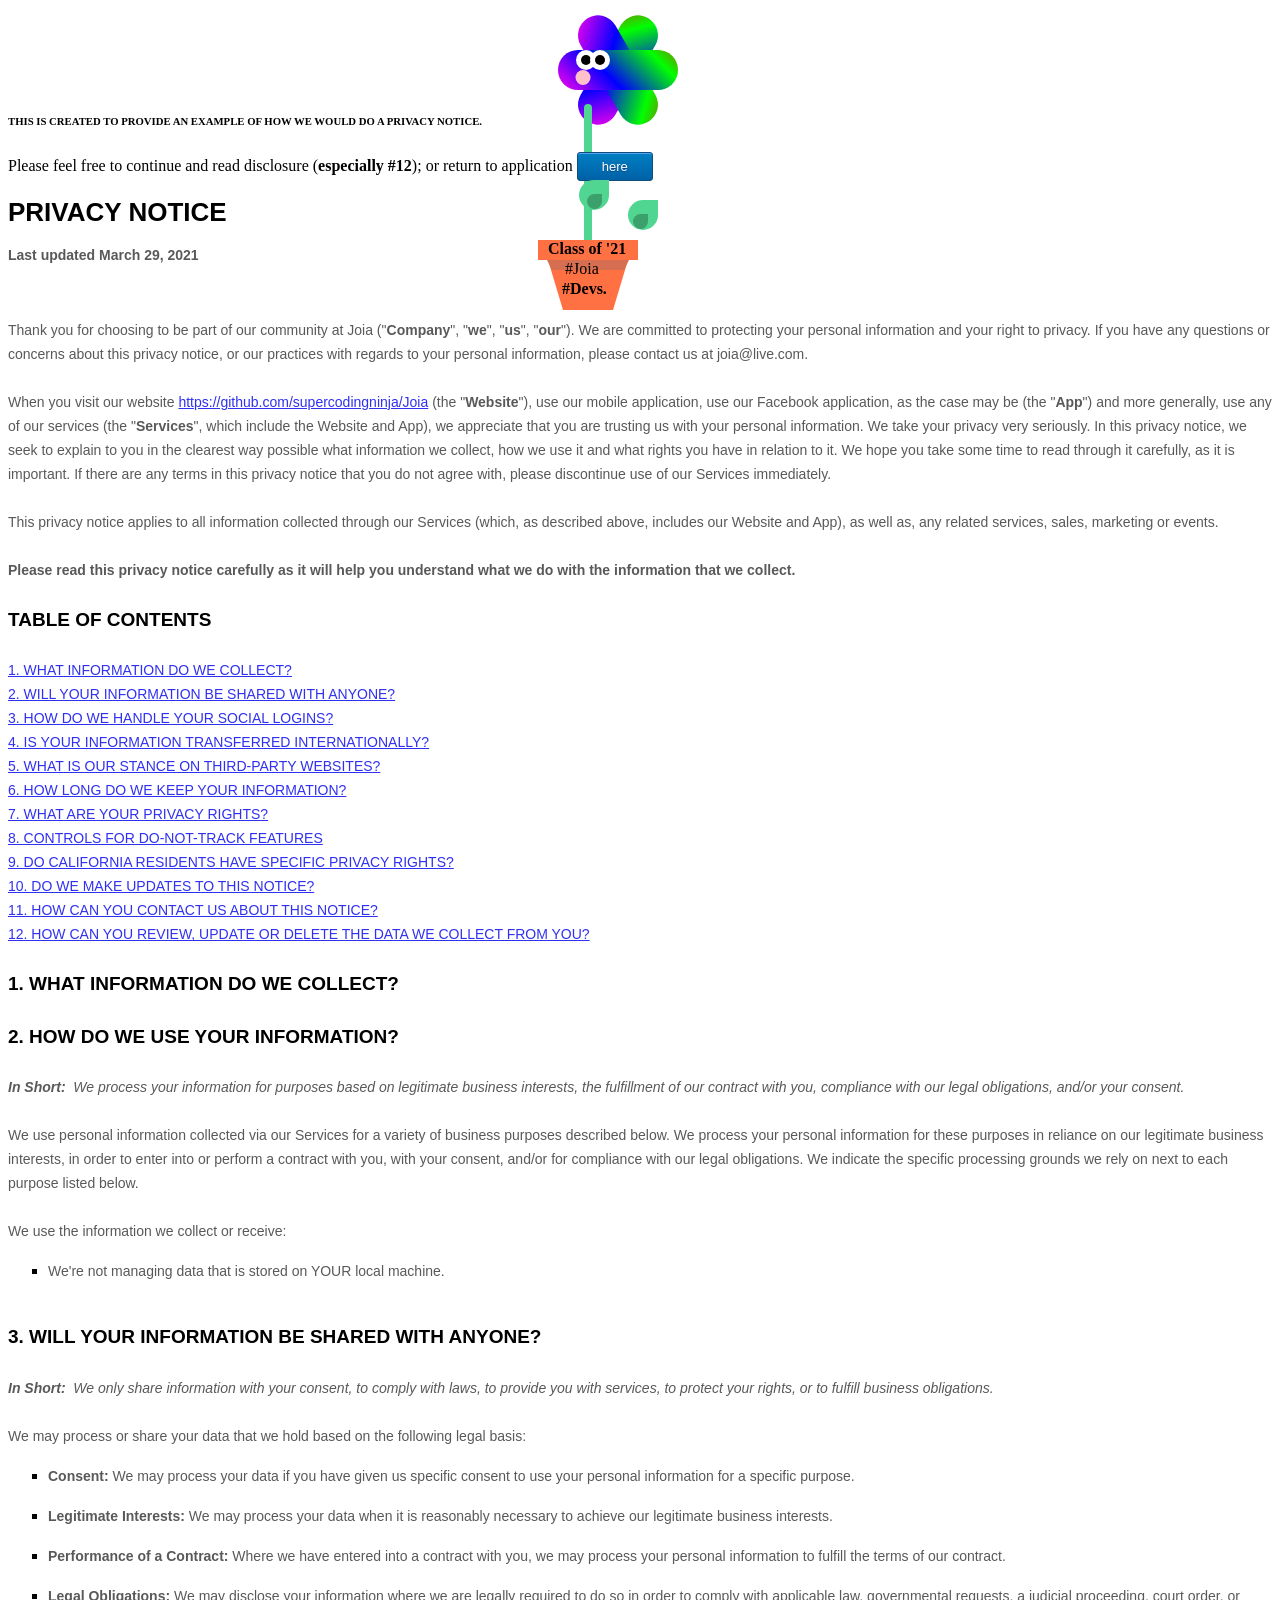
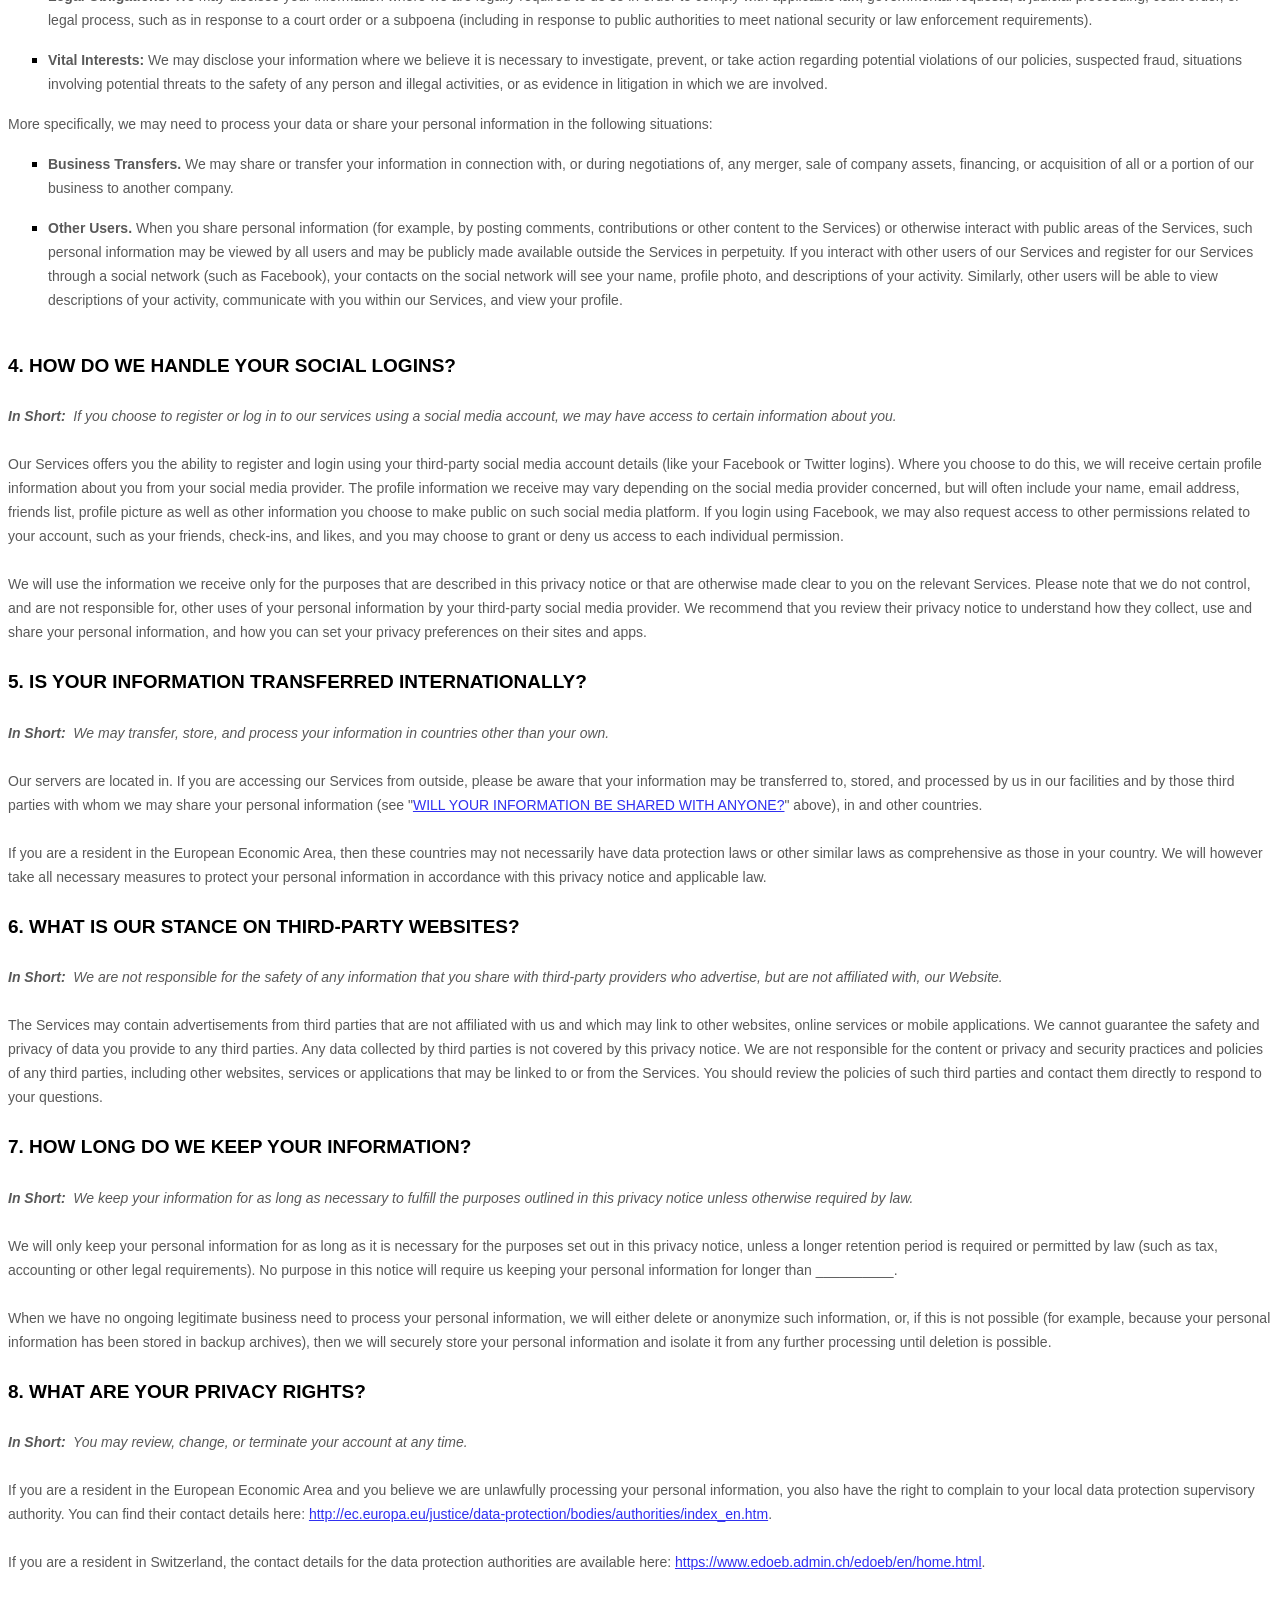
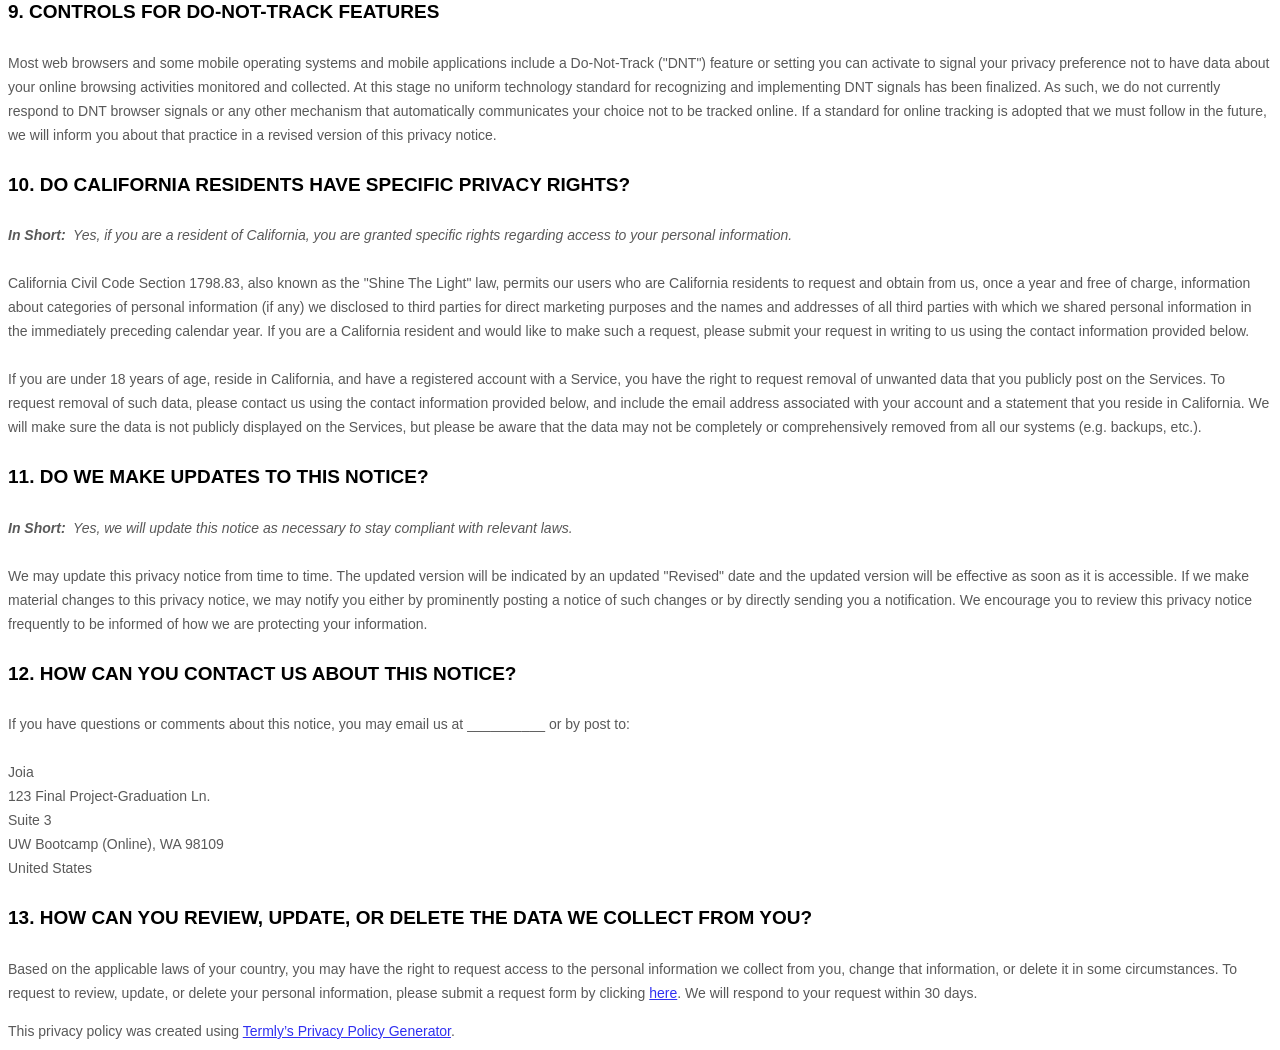
<file: index.html>
<!DOCTYPE html>
        <html lang="en">
                <head>
                        <meta charset="UTF-8">
                        <meta http-equiv="X-UA-Compatible" content="IE=edge">
                        <meta name="viewport" content="width=device-width, initial-scale=1.0">

                        <title>Joai's Privacy Policy</title>

                        <link rel="stylesheet" href="privacyPolicy-Joia.css" />
                </head>

                <body>
                        <span>
                                <p>
                                        <div style="margin-left: 550px;">
                                                <div class="flower" align>
                        
                                                        <div class="flower__head glow enable-aninmation">
                                                        <div class="flower__eye left">
                                                        <span></span>
                                                        </div>
                                                        <div class="flower__nose"></div>
                                                        <div class="flower__eye right">
                                                        <span></span>
                                                        </div>
                                                        </div>
                                                
                                                        <div class="flower__leaf"></div>
                                                        <div class="flower__leaf--shadow">
                                                        </div>
                                                        <div class="flower__leaf oposite"></div>
                                                        <div class="flower__leaf--shadow oposite"></div>
                                                
                                                        <div class="flower__stem"></div>
                                                
                                                        <v class="flower__pot">
                                                        <div class="flower__pot--shadow"></div>
                                                        <div class="flower__pot--bottom"></div>
                                                        <div class="Class"><b>Class of '21</b></div>
                                                        
                                                        &nbsp;
                                                        
                                                        <div class="Joia">#Joia</div>
                                                        
                                                        <b><div class="Devs">#Devs.</div></b>
                                                </div>
                                        </div>
                                        
                                        
                                        <h6>THIS IS CREATED TO PROVIDE AN EXAMPLE OF HOW WE WOULD DO A PRIVACY NOTICE.</h6>
                                        Please feel free to continue and read disclosure (<b>especially #12</b>); or return to application&nbsp;<a href="#" class="myButton">here</a>
                                </p>
                        </span>
                        
                        <!-- This automatically created by https://termly.io/ -->
                        <style>
                            [data-custom-class='body'], [data-custom-class='body'] * {
                                    background: transparent !important;
                                  }
                          [data-custom-class='title'], [data-custom-class='title'] * {
                                    font-family: Arial !important;
                          font-size: 26px !important;
                          color: #000000 !important;
                                  }
                          [data-custom-class='subtitle'], [data-custom-class='subtitle'] * {
                                    font-family: Arial !important;
                          color: #595959 !important;
                          font-size: 14px !important;
                                  }
                          [data-custom-class='heading_1'], [data-custom-class='heading_1'] * {
                                    font-family: Arial !important;
                          font-size: 19px !important;
                          color: #000000 !important;
                                  }
                          [data-custom-class='heading_2'], [data-custom-class='heading_2'] * {
                                    font-family: Arial !important;
                          font-size: 17px !important;
                          color: #000000 !important;
                                  }
                          [data-custom-class='body_text'], [data-custom-class='body_text'] * {
                                    color: #595959 !important;
                          font-size: 14px !important;
                          font-family: Arial !important;
                                  }
                          [data-custom-class='link'], [data-custom-class='link'] * {
                                    color: #3030F1 !important;
                          font-size: 14px !important;
                          font-family: Arial !important;
                          word-break: break-word !important;
                                  }
                          </style>
                          
                          
                                <div data-custom-class="body">
                                <div><strong><span style="font-size: 26px;"><span data-custom-class="title">PRIVACY NOTICE</span></span></strong></div><div><br></div><div><span style="color: rgb(127, 127, 127);"><strong><span style="font-size: 15px;"><span data-custom-class="subtitle">Last updated <bdt class="question">March 29, 2021</bdt></span></span></strong></span></div><div><br></div><div><br></div><div><br></div><div style="line-height: 1.5;"><span style="color: rgb(127, 127, 127);"><span style="color: rgb(89, 89, 89); font-size: 15px;"><span data-custom-class="body_text">Thank you for choosing to be part of our community at <bdt class="question">Joia</bdt><span style="color: rgb(89, 89, 89);"><span data-custom-class="body_text"><bdt class="block-component"></bdt></span></span> ("<span style="color: rgb(89, 89, 89);"><span data-custom-class="body_text"><bdt class="block-component"></bdt></span></span><strong>Company</strong></span><span style="color: rgb(127, 127, 127);"><span style="color: rgb(89, 89, 89);"><span data-custom-class="body_text"><span style="color: rgb(89, 89, 89);"><span data-custom-class="body_text"><bdt class="statement-end-if-in-editor"><span data-custom-class="body_text"></span></bdt></span></span></span></span></span><span data-custom-class="body_text">", "<strong>we</strong>", "<strong>us</strong>", "<strong>our</strong>"). We are committed to protecting your personal information and your right to privacy. If you have any questions or concerns about this privacy notice, or our practices with regards to your personal information, please contact us at <bdt class="question">joia@live.com</bdt>.</span></span></span></div><div style="line-height: 1.5;"><span style="font-size: 15px;"><br></span></div><div style="line-height: 1.5;"><span style="font-size: 15px;"><span style="color: rgb(127, 127, 127);"><span data-custom-class="body_text">When you <span style="color: rgb(89, 89, 89);"><span data-custom-class="body_text"><bdt class="block-component"></bdt></span></span>visit our website <bdt class="question"><a href="https://github.com/supercodingninja/Joia" target="_blank" data-custom-class="link">https://github.com/supercodingninja/Joia</a></bdt> (the "<strong>Website</strong>"), <span style="color: rgb(89, 89, 89);"><span data-custom-class="body_text"><bdt class="statement-end-if-in-editor"></bdt><bdt class="block-component"></bdt><bdt class="forloop-component"></bdt><bdt class="block-component"></bdt></span></span>use our mobile application, <span style="color: rgb(89, 89, 89);"><span data-custom-class="body_text"><bdt class="statement-end-if-in-editor"></bdt><bdt class="block-component"></bdt><bdt class="forloop-component"></bdt><bdt class="block-component"></bdt><bdt class="block-component"></bdt></span></span>use our Facebook application, <span style="color: rgb(89, 89, 89);"><span data-custom-class="body_text"><bdt class="statement-end-if-in-editor"></bdt><bdt class="forloop-component"></bdt><bdt class="statement-end-if-in-editor"></bdt><bdt class="block-component"></bdt></span></span>as the case may be (the "<strong>App</strong>")<span style="color: rgb(89, 89, 89);"><span data-custom-class="body_text"><bdt class="statement-end-if-in-editor"></bdt></span></span> and more generally, use any of our services (the "<strong>Services</strong>", which include the </span><span style="color: rgb(89, 89, 89);"><span data-custom-class="body_text"><span style="color: rgb(89, 89, 89);"><span data-custom-class="body_text"><bdt class="block-component"><span data-custom-class="body_text"></span></bdt>Website<span style="color: rgb(89, 89, 89);"><span data-custom-class="body_text"><bdt class="statement-end-if-in-editor"></bdt></span></span><bdt class="block-component"></bdt> and <bdt class="statement-end-if-in-editor"></bdt></span></span></span><span data-custom-class="body_text"><span style="color: rgb(89, 89, 89);"><span data-custom-class="body_text"><bdt class="block-component"></bdt>App<bdt class="statement-end-if-in-editor"><span data-custom-class="body_text"></span></bdt></span></span></span></span><span data-custom-class="body_text">), we appreciate that you are trusting us with your personal information. We take your privacy very seriously. In this privacy notice, we seek to explain to you in the clearest way possible what information we collect, how we use it and what rights you have in relation to it. We hope you take some time to read through it carefully, as it is important. If there are any terms in this privacy notice that you do not agree with, please discontinue use of our Services immediately.</span></span></span></div><div style="line-height: 1.5;"><span style="font-size: 15px;"><br></span></div><div style="line-height: 1.5;"><span style="font-size: 15px;"><span style="color: rgb(127, 127, 127);"><span style="color: rgb(89, 89, 89);"><span data-custom-class="body_text">This privacy notice applies to all information collected through our Services (which, as described above, includes our </span><span style="color: rgb(89, 89, 89);"><span data-custom-class="body_text"><bdt class="block-component"><span data-custom-class="body_text"></span></bdt>Website<span style="color: rgb(89, 89, 89);"><span data-custom-class="body_text"><bdt class="statement-end-if-in-editor"></bdt></span></span><bdt class="block-component"></bdt> and <bdt class="statement-end-if-in-editor"><bdt class="block-component"></bdt></bdt></span><span data-custom-class="body_text">App<span style="color: rgb(89, 89, 89);"><span data-custom-class="body_text"><bdt class="statement-end-if-in-editor"><span data-custom-class="body_text"></span></bdt></span></span></span></span><span data-custom-class="body_text">), as well as, any related services, sales, marketing or events.</span></span></span></span></div><div style="line-height: 1.5;"><span style="font-size: 15px;"><br></span></div><div style="line-height: 1.5;"><span style="font-size: 15px;"><span style="color: rgb(127, 127, 127);"><span style="color: rgb(89, 89, 89);"><span data-custom-class="body_text"><strong>Please read this privacy notice carefully as it will help you understand what we do with the information that we collect.</strong></span></span></span></span></div><div style="line-height: 1.5;"><span style="font-size: 15px;"><br></span></div><div style="line-height: 1.5;"><span style="font-size: 15px;"><span style="color: rgb(127, 127, 127);"><span style="color: rgb(0, 0, 0);"><strong><span data-custom-class="heading_1">TABLE OF CONTENTS</span></strong></span></span></span></div><div style="line-height: 1.5;"><span style="font-size: 15px;"><br></span></div><div style="line-height: 1.5;"><span style="font-size: 15px;"><a data-custom-class="link" href="#infocollect"><span style="color: rgb(89, 89, 89);">1. WHAT INFORMATION DO WE COLLECT?</span></a><span style="color: rgb(127, 127, 127);"><span style="color: rgb(89, 89, 89);"><span data-custom-class="body_text"><span style="color: rgb(89, 89, 89);"><bdt class="block-component"></bdt></span></span></span></span></span></span></div><div style="line-height: 1.5;"><span style="font-size: 15px;"><span style="color: rgb(89, 89, 89);"><a data-custom-class="link" href="#infoshare">2. WILL YOUR INFORMATION BE SHARED WITH ANYONE?</a></span><span style="color: rgb(127, 127, 127);"><span style="color: rgb(89, 89, 89);"><span data-custom-class="body_text"><span style="color: rgb(89, 89, 89);"><bdt class="block-component"></bdt></span><bdt class="block-component"></bdt><span style="color: rgb(89, 89, 89);"><bdt class="block-component"></bdt><bdt class="block-component"></bdt></span></span></span></span></span></span></span></div><div style="line-height: 1.5;"><span style="font-size: 15px;"><a data-custom-class="link" href="#sociallogins"><span style="color: rgb(89, 89, 89);"><span style="color: rgb(89, 89, 89);"><span style="color: rgb(89, 89, 89);">3. HOW DO WE HANDLE YOUR SOCIAL LOGINS?</span></span></span></a><span style="color: rgb(127, 127, 127);"><span style="color: rgb(89, 89, 89);"><span data-custom-class="body_text"><span style="color: rgb(89, 89, 89);"><span style="color: rgb(89, 89, 89);"><span style="color: rgb(89, 89, 89);"><bdt class="statement-end-if-in-editor"></bdt></span></span><bdt class="block-component"></bdt></span></span></span></span></span></div><div style="line-height: 1.5;"><span style="font-size: 15px;"><a data-custom-class="link" href="#intltransfers"><span style="color: rgb(89, 89, 89);">4. IS YOUR INFORMATION TRANSFERRED INTERNATIONALLY?</span></a><span style="color: rgb(127, 127, 127);"><span style="color: rgb(89, 89, 89);"><span data-custom-class="body_text"><span style="color: rgb(89, 89, 89);"><bdt class="statement-end-if-in-editor"></bdt><bdt class="block-component"></bdt></span></span></span></span></span></div><div style="line-height: 1.5;"><span style="font-size: 15px;"><a data-custom-class="link" href="#3pwebsites"><span style="color: rgb(89, 89, 89);">5. WHAT IS OUR STANCE ON THIRD-PARTY WEBSITES?</span></a><span style="color: rgb(127, 127, 127);"><span style="color: rgb(89, 89, 89);"><span data-custom-class="body_text"><span style="color: rgb(89, 89, 89);"><bdt class="statement-end-if-in-editor"></bdt></span></span></span></span></span></div><div style="line-height: 1.5;"><span style="font-size: 15px;"><a data-custom-class="link" href="#inforetain"><span style="color: rgb(89, 89, 89);">6. HOW LONG DO WE KEEP YOUR INFORMATION?</span></a><span style="color: rgb(127, 127, 127);"><span style="color: rgb(89, 89, 89);"><span data-custom-class="body_text"><span style="color: rgb(89, 89, 89);"><span style="color: rgb(89, 89, 89);"><bdt class="block-component"></bdt><bdt class="block-component"></bdt></span></span></span></span></span></div><div style="line-height: 1.5;"><span style="font-size: 15px;"><span style="color: rgb(89, 89, 89);"><a data-custom-class="link" href="#privacyrights">7. WHAT ARE YOUR PRIVACY RIGHTS?</a></span></span></div><div style="line-height: 1.5;"><span style="font-size: 15px;"><a data-custom-class="link" href="#DNT"><span style="color: rgb(89, 89, 89);">8. CONTROLS FOR DO-NOT-TRACK FEATURES</span></a></span></div><div style="line-height: 1.5;"><span style="font-size: 15px;"><a data-custom-class="link" href="#caresidents"><span style="color: rgb(89, 89, 89);">9. DO CALIFORNIA RESIDENTS HAVE SPECIFIC PRIVACY RIGHTS?</span></a></span></div><div style="line-height: 1.5;"><span style="font-size: 15px;"><a data-custom-class="link" href="#policyupdates"><span style="color: rgb(89, 89, 89);">10. DO WE MAKE UPDATES TO THIS NOTICE?</span></a></span></div><div style="line-height: 1.5;"><a data-custom-class="link" href="#contact"><span style="color: rgb(89, 89, 89); font-size: 15px;">11. HOW CAN YOU CONTACT US ABOUT THIS NOTICE?</span></a></div><div style="line-height: 1.5;"><a data-custom-class="link" href="#request"><span style="color: rgb(89, 89, 89);">12. HOW CAN YOU REVIEW, UPDATE OR DELETE THE DATA WE COLLECT FROM YOU?</span></a></div><div style="line-height: 1.5;"><br></div><div id="infocollect" style="line-height: 1.5;"><span style="color: rgb(127, 127, 127);"><span style="color: rgb(89, 89, 89); font-size: 15px;"><span style="font-size: 15px; color: rgb(89, 89, 89);"><span style="font-size: 15px; color: rgb(89, 89, 89);"><span id="control" style="color: rgb(0, 0, 0);"><strong><span data-custom-class="heading_1">1. WHAT INFORMATION DO WE COLLECT?</span></strong><span data-custom-class="heading_1"><bdt class="block-component"><span data-custom-class="body_text"></bdt></bdt></span><bdt class="block-component"></bdt><span data-custom-class="body_text"><span style="font-size: 15px;"><bdt class="statement-end-if-in-editor"><bdt class="statement-end-if-in-editor"><span style="font-size: 15px;"><span data-custom-class="body_text"><span style="font-size: 15px;"><span data-custom-class="body_text"><bdt class="statement-end-if-in-editor"><bdt class="statement-end-if-in-editor"><bdt class="block-component"></bdt></bdt></span></span></span></span><span style="color: rgb(89, 89, 89); font-size: 15px;"><span data-custom-class="body_text"><span style="color: rgb(89, 89, 89); font-size: 15px;"><span data-custom-class="body_text"><bdt class="statement-end-if-in-editor"><bdt class="block-component"></bdt></bdt></span></span></span></span></bdt></span></span><bdt class="block-component"></bdt></span></span></span></span></span></span></div><div style="line-height: 1.5;"><br></div><div id="infouse" style="line-height: 1.5;"><span style="color: rgb(127, 127, 127);"><span style="color: rgb(89, 89, 89); font-size: 15px;"><span style="font-size: 15px; color: rgb(89, 89, 89);"><span style="font-size: 15px; color: rgb(89, 89, 89);"><span id="control" style="color: rgb(0, 0, 0);"><strong><span data-custom-class="heading_1">2. HOW DO WE USE YOUR INFORMATION?</span></strong></span></span></span></span></span></div><div><div style="line-height: 1.5;"><br></div><div style="line-height: 1.5;"><span style="color: rgb(127, 127, 127);"><span style="color: rgb(89, 89, 89); font-size: 15px;"><span data-custom-class="body_text"><span style="font-size: 15px; color: rgb(89, 89, 89);"><span style="font-size: 15px; color: rgb(89, 89, 89);"><span data-custom-class="body_text"><strong><em>In Short:  </em></strong><em>We process your information for purposes based on legitimate business interests, the fulfillment of our contract with you, compliance with our legal obligations, and/or your consent.</em></span></span></span></span></span></span></div></div><div style="line-height: 1.5;"><br></div><div style="line-height: 1.5;"><span style="font-size: 15px; color: rgb(89, 89, 89);"><span style="font-size: 15px; color: rgb(89, 89, 89);"><span data-custom-class="body_text">We use personal information collected via our <span style="font-size: 15px;"><span data-custom-class="body_text"><bdt class="block-component"></bdt><bdt class="block-component"></bdt>Services<bdt class="statement-end-if-in-editor"></bdt><bdt class="block-component"></bdt></span></span> for a variety of business purposes described below. We process your personal information for these purposes in reliance on our legitimate business interests, in order to enter into or perform a contract with you, with your consent, and/or for compliance with our legal obligations. We indicate the specific processing grounds we rely on next to each purpose listed below.<bdt class="block-component"></bdt></span></span></span></div><div style="line-height: 1.5;"><br></div><div style="line-height: 1.5;"><span style="font-size: 15px; color: rgb(89, 89, 89);"><span style="font-size: 15px; color: rgb(89, 89, 89);"><span data-custom-class="body_text">We use the information we collect or receive:<bdt class="block-component"></bdt></span></span></span></span></span></span></span></span></span></span></span></span></bdt></span></span></span></span></span></span></span></span></span></span></span></span></li></ul><div><span style="font-size: 15px; color: rgb(89, 89, 89);"><span style="font-size: 15px; color: rgb(89, 89, 89);"><span data-custom-class="body_text"><bdt class="block-component"></bdt></span></span></span></span></span></span></span></span></span></span></span></span></span></span></span></li></ul><div><span style="font-size: 15px; color: rgb(89, 89, 89);"><span style="font-size: 15px; color: rgb(89, 89, 89);"><span data-custom-class="body_text"><bdt class="block-component"></bdt></span></span></span></span></span></span></span></span></span></span></span></span></span></span></span></span></span></span></span></span></span></li></ul><div><span style="font-size: 15px; color: rgb(89, 89, 89);"><span style="font-size: 15px; color: rgb(89, 89, 89);"><span data-custom-class="body_text"><bdt class="block-component"></bdt></span></span></span></span></span></span></span></span></span></span></span></span></li></ul><div><span style="font-size: 15px; color: rgb(89, 89, 89);"><span style="font-size: 15px; color: rgb(89, 89, 89);"><span data-custom-class="body_text"><bdt class="block-component"></bdt></span></span></span></li></ul><div><bdt class="block-component"></bdt></span></span></span></span></span></span></li></ul><div><bdt class="block-component"></bdt></span></span></span></span></span></span></span></span></span></li></ul><div><bdt class="block-component"></bdt></span></span></span></span></span></span></span></span></span></strong></span></span></span></li></ul><div><bdt class="block-component"></bdt></span></span></span></span></span></span></span></span></span></span></span></li></ul><p style="font-size: 15px;"><bdt class="block-component"></bdt></span></span></span></span></span></span></span></span></span></span></span></li></ul><p style="font-size: 15px;"><bdt class="block-component"></bdt></span></span></span></span></span></span></span></span></span></span></span></li></ul><p style="font-size: 15px;"><bdt class="block-component"></bdt></span></span></span></span></span></span></span></span></span></span></span></li></ul><p style="font-size: 15px;"><bdt class="block-component"></bdt></span></span></span></span></span></span></span></span></span></span></span></li></ul><div><bdt class="block-component"><span style="font-size: 15px;"></bdt></span></span></span></span></span></span></span></span></span></span></span></span></li></ul><div><bdt class="block-component"><span style="font-size: 15px;"></bdt></span></span></span></li></ul><div><bdt class="block-component"><span style="font-size: 15px;"></bdt></span></span></span></li></ul><div><span style="font-size: 15px;"><bdt class="block-component"></bdt><bdt class="forloop-component"></bdt></span></div><ul><li style="line-height: 1.5;"><span style="font-size: 15px;"><bdt class="question"><span data-custom-class="body_text">We're not managing data that is stored on YOUR local machine.</span></bdt></span></li></ul><div><span style="font-size: 15px;"><bdt class="question"><span data-custom-class="body_text"><span style="font-size: 15px;"><bdt class="forloop-component"></bdt></span></span></bdt><bdt class="statement-end-if-in-editor"></bdt></span><bdt class="statement-end-if-in-editor"><span style="font-size: 15px;"></span></bdt></div><div style="line-height: 1.5;"><br></div><div id="infoshare" style="line-height: 1.5;"><span style="color: rgb(127, 127, 127);"><span style="color: rgb(89, 89, 89); font-size: 15px;"><span style="font-size: 15px; color: rgb(89, 89, 89);"><span style="font-size: 15px; color: rgb(89, 89, 89);"><span id="control" style="color: rgb(0, 0, 0);"><strong><span data-custom-class="heading_1">3. WILL YOUR INFORMATION BE SHARED WITH ANYONE?</span></strong></span></span></span></span></span></div><div style="line-height: 1.5;"><br></div><div style="line-height: 1.5;"><span style="font-size: 15px; color: rgb(89, 89, 89);"><span style="font-size: 15px; color: rgb(89, 89, 89);"><span data-custom-class="body_text"><strong><em>In Short:</em></strong><em>  We only share information with your consent, to comply with laws, to provide you with services, to protect your rights, or to fulfill business obligations.</em></span></span></span></div><div style="line-height: 1.5;"><br></div><div style="line-height: 1.5;"><span style="font-size: 15px; color: rgb(89, 89, 89);"><span style="font-size: 15px; color: rgb(89, 89, 89);"><span data-custom-class="body_text">We may process or share your data that we hold based on the following legal basis:<bdt class="block-component"></bdt></span></span></span></div><ul><li style="line-height: 1.5;"><span style="font-size: 15px; color: rgb(89, 89, 89);"><span style="font-size: 15px; color: rgb(89, 89, 89);"><span data-custom-class="body_text"><strong>Consent:</strong> We may process your data if you have given us specific consent to use your personal information for a specific purpose.<span style="font-size: 15px; color: rgb(89, 89, 89);"><span style="font-size: 15px; color: rgb(89, 89, 89);"><span data-custom-class="body_text"><bdt class="statement-end-if-in-editor"></bdt></span></span></span></span></span></span></li></ul><div><span style="font-size: 15px; color: rgb(89, 89, 89);"><span style="font-size: 15px; color: rgb(89, 89, 89);"><span data-custom-class="body_text"><span style="font-size: 15px; color: rgb(89, 89, 89);"><span style="font-size: 15px; color: rgb(89, 89, 89);"><span data-custom-class="body_text"><bdt class="statement-end-if-in-editor"><span style="font-size: 15px; color: rgb(89, 89, 89);"><span style="font-size: 15px; color: rgb(89, 89, 89);"><span data-custom-class="body_text"><bdt class="block-component"></bdt></span></span></span></bdt></span></span></span></span></span></span></div><ul><li style="line-height: 1.5;"><span style="font-size: 15px; color: rgb(89, 89, 89);"><span style="font-size: 15px; color: rgb(89, 89, 89);"><span data-custom-class="body_text"><strong>Legitimate Interests:</strong> We may process your data when it is reasonably necessary to achieve our legitimate business interests.<span style="font-size: 15px; color: rgb(89, 89, 89);"><span style="font-size: 15px; color: rgb(89, 89, 89);"><span data-custom-class="body_text"><span style="font-size: 15px; color: rgb(89, 89, 89);"><span style="font-size: 15px; color: rgb(89, 89, 89);"><span data-custom-class="body_text"><bdt class="statement-end-if-in-editor"></bdt></span></span></span></span></span></span></span></span></span></li></ul><div><span style="font-size: 15px; color: rgb(89, 89, 89);"><span style="font-size: 15px; color: rgb(89, 89, 89);"><span data-custom-class="body_text"><span style="font-size: 15px; color: rgb(89, 89, 89);"><span style="font-size: 15px; color: rgb(89, 89, 89);"><span data-custom-class="body_text"><bdt class="block-component"></bdt></span></span></span></span></span></span></div><ul><li style="line-height: 1.5;"><span style="font-size: 15px; color: rgb(89, 89, 89);"><span style="font-size: 15px; color: rgb(89, 89, 89);"><span data-custom-class="body_text"><strong>Performance of a Contract:</strong> Where we have entered into a contract with you, we may process your personal information to fulfill the terms of our contract.<span style="font-size: 15px; color: rgb(89, 89, 89);"><span style="font-size: 15px; color: rgb(89, 89, 89);"><span data-custom-class="body_text"><span style="font-size: 15px; color: rgb(89, 89, 89);"><span style="font-size: 15px; color: rgb(89, 89, 89);"><span data-custom-class="body_text"><bdt class="statement-end-if-in-editor"></bdt></span></span></span></span></span></span></span></span></span></li></ul><div><span style="font-size: 15px; color: rgb(89, 89, 89);"><span style="font-size: 15px; color: rgb(89, 89, 89);"><span data-custom-class="body_text"><span style="font-size: 15px; color: rgb(89, 89, 89);"><span style="font-size: 15px; color: rgb(89, 89, 89);"><span data-custom-class="body_text"><bdt class="block-component"></bdt></span></span></span></span></span></span></div><ul><li style="line-height: 1.5;"><span style="font-size: 15px; color: rgb(89, 89, 89);"><span style="font-size: 15px; color: rgb(89, 89, 89);"><span data-custom-class="body_text"><strong>Legal Obligations:</strong> We may disclose your information where we are legally required to do so in order to comply with applicable law, governmental requests, a judicial proceeding, court order, or legal process, such as in response to a court order or a subpoena (including in response to public authorities to meet national security or law enforcement requirements).<span style="font-size: 15px; color: rgb(89, 89, 89);"><span style="font-size: 15px; color: rgb(89, 89, 89);"><span data-custom-class="body_text"><span style="font-size: 15px; color: rgb(89, 89, 89);"><span style="font-size: 15px; color: rgb(89, 89, 89);"><span data-custom-class="body_text"><bdt class="statement-end-if-in-editor"></bdt></span></span></span></span></span></span></span></span></span></li></ul><div><span style="font-size: 15px; color: rgb(89, 89, 89);"><span style="font-size: 15px; color: rgb(89, 89, 89);"><span data-custom-class="body_text"><span style="font-size: 15px; color: rgb(89, 89, 89);"><span style="font-size: 15px; color: rgb(89, 89, 89);"><span data-custom-class="body_text"><bdt class="block-component"></bdt></span></span></span></span></span></span></div><ul><li style="line-height: 1.5;"><span style="font-size: 15px; color: rgb(89, 89, 89);"><span style="font-size: 15px; color: rgb(89, 89, 89);"><span data-custom-class="body_text"><strong>Vital Interests:</strong> We may disclose your information where we believe it is necessary to investigate, prevent, or take action regarding potential violations of our policies, suspected fraud, situations involving potential threats to the safety of any person and illegal activities, or as evidence in litigation in which we are involved.<span style="font-size: 15px; color: rgb(89, 89, 89);"><span style="font-size: 15px; color: rgb(89, 89, 89);"><span data-custom-class="body_text"><span style="font-size: 15px; color: rgb(89, 89, 89);"><span style="font-size: 15px; color: rgb(89, 89, 89);"><span data-custom-class="body_text"><bdt class="statement-end-if-in-editor"></bdt></span></span></span></span></span></span></span></span></span></li></ul><div style="line-height: 1.5;"><span style="font-size: 15px; color: rgb(89, 89, 89);"><span style="font-size: 15px; color: rgb(89, 89, 89);"><span data-custom-class="body_text">More specifically, we may need to process your data or share your personal information in the following situations:</span></span></span></div><ul><li style="line-height: 1.5;"><span style="font-size: 15px; color: rgb(89, 89, 89);"><span style="font-size: 15px; color: rgb(89, 89, 89);"><span data-custom-class="body_text"><strong>Business Transfers.</strong> We may share or transfer your information in connection with, or during negotiations of, any merger, sale of company assets, financing, or acquisition of all or a portion of our business to another company.</span></span></span></li></ul><div><span style="font-size: 15px;"><span style="color: rgb(89, 89, 89);"><span data-custom-class="body_text"><bdt class="block-component"></bdt></span></span></span></span></span></span></span></span></li></ul><div><span style="font-size: 15px;"><span style="color: rgb(89, 89, 89);"><span data-custom-class="body_text"><bdt class="block-component"></bdt></span></span></span></span></span></bdt></span></span></span></span></span></span></span></span></li></ul><div><span style="font-size: 15px;"><span style="color: rgb(89, 89, 89);"><span style="font-size: 15px;"><span style="color: rgb(89, 89, 89);"><span data-custom-class="body_text"><bdt class="block-component"></bdt></span></span></span></span></span></span></span></span></li></ul><div><span style="font-size: 15px;"><span style="color: rgb(89, 89, 89);"><span data-custom-class="body_text"><bdt class="block-component"></bdt></span></span></span></span></span></li></ul><div><span style="font-size: 15px;"><span style="color: rgb(89, 89, 89);"><span data-custom-class="body_text"><bdt class="block-component"></bdt></span></span></span></div><ul><li style="line-height: 1.5;"><span style="font-size: 15px; color: rgb(89, 89, 89);"><span style="font-size: 15px; color: rgb(89, 89, 89);"><span data-custom-class="body_text"><strong>Other Users. </strong>When you share personal information <span style="font-size: 15px;"><span style="color: rgb(89, 89, 89);"><span data-custom-class="body_text"><bdt class="block-component"></bdt></span></span></span>(for example, by posting comments, contributions or other content to the <span style="font-size: 15px;"><span style="color: rgb(89, 89, 89);"><span data-custom-class="body_text"><span style="font-size: 15px;"><span style="color: rgb(89, 89, 89);"><span data-custom-class="body_text"><bdt class="block-component"></bdt><bdt class="block-component"></bdt>Services<bdt class="statement-end-if-in-editor"></bdt><bdt class="block-component"></bdt></span></span></span></span></span></span>) <span style="font-size: 15px;"><span style="color: rgb(89, 89, 89);"><span data-custom-class="body_text"><bdt class="statement-end-if-in-editor"></bdt></span></span></span>or otherwise interact with public areas of the <span style="font-size: 15px;"><span style="color: rgb(89, 89, 89);"><span data-custom-class="body_text"><span style="font-size: 15px;"><span style="color: rgb(89, 89, 89);"><span data-custom-class="body_text"><bdt class="block-component"></bdt><bdt class="block-component"></bdt>Services<bdt class="statement-end-if-in-editor"></bdt><bdt class="block-component"></bdt></span></span></span></span></span></span>, such personal information may be viewed by all users and may be publicly made available outside the <span style="font-size: 15px;"><span style="color: rgb(89, 89, 89);"><span data-custom-class="body_text"><span style="font-size: 15px;"><span style="color: rgb(89, 89, 89);"><span data-custom-class="body_text"><bdt class="block-component"></bdt><bdt class="block-component"></bdt>Services<bdt class="statement-end-if-in-editor"></bdt><bdt class="block-component"></bdt></span></span></span></span></span></span> in perpetuity. <span style="font-size: 15px;"><span style="color: rgb(89, 89, 89);"><span data-custom-class="body_text"><bdt class="block-component"></bdt></span></span></span>If you interact with other users of our <span style="font-size: 15px;"><span style="color: rgb(89, 89, 89);"><span data-custom-class="body_text"><span style="font-size: 15px;"><span style="color: rgb(89, 89, 89);"><span data-custom-class="body_text"><bdt class="block-component"></bdt><bdt class="block-component"></bdt>Services<bdt class="statement-end-if-in-editor"></bdt><bdt class="block-component"></bdt></span></span></span></span></span></span> and register for our <span style="font-size: 15px;"><span style="color: rgb(89, 89, 89);"><span data-custom-class="body_text"><span style="font-size: 15px;"><span style="color: rgb(89, 89, 89);"><span data-custom-class="body_text"><bdt class="block-component"></bdt><bdt class="block-component"></bdt>Services<bdt class="statement-end-if-in-editor"></bdt><bdt class="block-component"></bdt></span></span></span></span></span></span> through a social network (such as Facebook), your contacts on the social network will see your name, profile photo, and descriptions of your activity. <span style="font-size: 15px;"><span style="color: rgb(89, 89, 89);"><span data-custom-class="body_text"><bdt class="statement-end-if-in-editor"></bdt></span></span></span>Similarly, other users will be able to view descriptions of your activity, communicate with you within our <span style="font-size: 15px;"><span style="color: rgb(89, 89, 89);"><span data-custom-class="body_text"><span style="font-size: 15px;"><span style="color: rgb(89, 89, 89);"><span data-custom-class="body_text"><bdt class="block-component"></bdt><bdt class="block-component"></bdt>Services<bdt class="statement-end-if-in-editor"></bdt><bdt class="block-component"></bdt></span></span></span></span></span></span>, and view your profile.<span style="font-size: 15px;"><span style="color: rgb(89, 89, 89);"><span data-custom-class="body_text"><span style="font-size: 15px;"><span style="color: rgb(89, 89, 89);"><bdt class="statement-end-if-in-editor"></bdt></span></span></span></span></span></span></span></span></li></ul><div><span style="font-size: 15px;"><span style="color: rgb(89, 89, 89);"><span style="font-size: 15px;"><span data-custom-class="body_text"><bdt class="block-component"></bdt></span><span style="color: rgb(89, 89, 89);"><bdt class="block-component"><span data-custom-class="body_text"></bdt></span></span></span></span></span></span></span><span data-custom-class="body_text"><span style="font-size: 15px;"><span style="color: rgb(89, 89, 89);"><span data-custom-class="body_text"><span style="font-size: 15px;"><span style="color: rgb(89, 89, 89);"><span data-custom-class="body_text"><bdt class="statement-end-if-in-editor"></bdt></span></span></span></span></span></span></span></span></span></span></span></span></li></ul><div style="line-height: 1.5;"><span style="color: rgb(89, 89, 89);"><bdt class="block-component"></bdt></span></div><div><span style="color: rgb(89, 89, 89); font-size: 15px;"><span style="font-size: 15px;"><span style="color: rgb(89, 89, 89);"><span style="font-size: 15px;"><span style="color: rgb(89, 89, 89);"><bdt class="block-component"><span data-custom-class="heading_1"></bdt></span><span data-custom-class="body_text"><bdt class="block-component"></bdt><bdt class="block-component"></bdt></span></span></span></span></span></span></span></span></span></span></span></div><div style="line-height: 1.5;"><br></div><div id="sociallogins" style="line-height: 1.5;"><span style="color: rgb(127, 127, 127);"><span style="color: rgb(89, 89, 89); font-size: 15px;"><span style="font-size: 15px; color: rgb(89, 89, 89);"><span style="font-size: 15px; color: rgb(89, 89, 89);"><span id="control" style="color: rgb(0, 0, 0);"><strong><span data-custom-class="heading_1">4. HOW DO WE HANDLE YOUR SOCIAL LOGINS?</span></strong> </span> </span> </span> </span> </span></div><div style="line-height: 1.5;"><br></div><div style="line-height: 1.5;"><span style="font-size: 15px; color: rgb(89, 89, 89);"><span style="font-size: 15px; color: rgb(89, 89, 89);"><span data-custom-class="body_text"><strong><em>In Short:  </em></strong><em>If you choose to register or log in to our services using a social media account, we may have access to certain information about you.</em></span></span></span></div><div style="line-height: 1.5;"><br></div><div style="line-height: 1.5;"><span style="font-size: 15px; color: rgb(89, 89, 89);"><span style="font-size: 15px; color: rgb(89, 89, 89);"><span data-custom-class="body_text">Our <span style="font-size: 15px;"><span style="color: rgb(89, 89, 89);"><span data-custom-class="body_text"><span style="font-size: 15px;"><span style="color: rgb(89, 89, 89);"><span data-custom-class="body_text"><span style="font-size: 15px;"><span style="color: rgb(89, 89, 89);"><span data-custom-class="body_text"><bdt class="block-component"></bdt><bdt class="block-component"></bdt>Services<bdt class="statement-end-if-in-editor"></bdt><bdt class="block-component"></bdt></span></span></span></span></span></span></span></span></span> offers you the ability to register and login using your third-party social media account details (like your Facebook or Twitter logins). Where you choose to do this, we will receive certain profile information about you from your social media provider. The profile information we receive may vary depending on the social media provider concerned, but will often include your name, email address, friends list, profile picture as well as other information you choose to make public on such social media platform. <span style="font-size: 15px;"><span style="color: rgb(89, 89, 89);"><span data-custom-class="body_text"><bdt class="block-component"></bdt><bdt class="forloop-component"></bdt><bdt class="block-component"></bdt><bdt class="forloop-component"></bdt><bdt class="block-component"></bdt></span></span></span>If you login using Facebook, we may also request access to other permissions related to your account, such as your friends, check-ins, and likes, and you may choose to grant or deny us access to each individual permission.<span style="font-size: 15px;"><span style="color: rgb(89, 89, 89);"><span style="font-size: 15px;"><span style="color: rgb(89, 89, 89);"><span data-custom-class="body_text"><span style="font-size: 15px;"><span style="color: rgb(89, 89, 89);"><bdt class="statement-end-if-in-editor"></bdt><bdt class="forloop-component"></bdt></span></span></span><bdt class="statement-end-if-in-editor"><span data-custom-class="body_text"></span></bdt></span></span></span></span></span></span></span></div><div style="line-height: 1.5;"><br></div><div style="line-height: 1.5;"><span style="font-size: 15px; color: rgb(89, 89, 89);"><span style="font-size: 15px; color: rgb(89, 89, 89);"><span data-custom-class="body_text">We will use the information we receive only for the purposes that are described in this privacy notice or that are otherwise made clear to you on the relevant <span style="color: rgb(89, 89, 89); font-size: 15px;"><span data-custom-class="body_text"><span style="font-size: 15px;"><span style="color: rgb(89, 89, 89);"><span data-custom-class="body_text"><span style="font-size: 15px;"><span style="color: rgb(89, 89, 89);"><span data-custom-class="body_text"><bdt class="block-component"></bdt><bdt class="block-component"></bdt>Services<bdt class="statement-end-if-in-editor"></bdt><bdt class="block-component"></bdt></span></span></span></span></span></span></span></span>. Please note that we do not control, and are not responsible for, other uses of your personal information by your third-party social media provider. We recommend that you review their privacy notice to understand how they collect, use and share your personal information, and how you can set your privacy preferences on their sites and apps.<span style="color: rgb(89, 89, 89); font-size: 15px;"><span style="color: rgb(89, 89, 89); font-size: 15px;"><span style="color: rgb(89, 89, 89); font-size: 15px;"><span style="color: rgb(89, 89, 89); font-size: 15px;"><span style="font-size: 15px;"><span style="color: rgb(89, 89, 89);"><span style="font-size: 15px;"><span style="color: rgb(89, 89, 89);"><span data-custom-class="body_text"><bdt class="statement-end-if-in-editor"></bdt></span><bdt class="block-component"><span data-custom-class="body_text"><bdt class="block-component"></bdt></span></bdt></span></span></span></span></span></span></span></span></span></span></span></div><div style="line-height: 1.5;"><br></div><div id="intltransfers" style="line-height: 1.5;"><span style="color: rgb(127, 127, 127);"><span style="color: rgb(89, 89, 89); font-size: 15px;"><span style="font-size: 15px; color: rgb(89, 89, 89);"><span style="font-size: 15px; color: rgb(89, 89, 89);"><span id="control" style="color: rgb(0, 0, 0);"><strong><span data-custom-class="heading_1">5. IS YOUR INFORMATION TRANSFERRED INTERNATIONALLY?</span></strong> </span> </span> </span> </span> </span></div><div style="line-height: 1.5;"><br></div><div style="line-height: 1.5;"><span style="font-size: 15px; color: rgb(89, 89, 89);"><span style="font-size: 15px; color: rgb(89, 89, 89);"><span data-custom-class="body_text"><strong><em>In Short:  </em></strong><em>We may transfer, store, and process your information in countries other than your own.</em></span></span></span></div><div style="line-height: 1.5;"><br></div><div style="line-height: 1.5;"><span style="font-size: 15px; color: rgb(89, 89, 89);"><span style="font-size: 15px; color: rgb(89, 89, 89);"><span data-custom-class="body_text">Our servers are located in<span style="font-size: 15px;"><span style="color: rgb(89, 89, 89);"><span data-custom-class="body_text"><bdt class="forloop-component"></bdt></span></span></span>. If you are accessing our <span style="font-size: 15px;"><span style="color: rgb(89, 89, 89);"><span data-custom-class="body_text"><span style="color: rgb(89, 89, 89); font-size: 15px;"><span data-custom-class="body_text"><span style="font-size: 15px;"><span style="color: rgb(89, 89, 89);"><span data-custom-class="body_text"><span style="font-size: 15px;"><span style="color: rgb(89, 89, 89);"><span data-custom-class="body_text"><bdt class="block-component"></bdt><bdt class="block-component"></bdt>Services<bdt class="statement-end-if-in-editor"></bdt><bdt class="block-component"></bdt></span></span></span></span></span></span></span></span></span></span></span> from outside<span style="font-size: 15px;"><span style="color: rgb(89, 89, 89);"><span data-custom-class="body_text"><bdt class="forloop-component"></bdt></span></span></span>, please be aware that your information may be transferred to, stored, and processed by us in our facilities and by those third parties with whom we may share your personal information (see "<a data-custom-class="link" href="#infoshare"><span style="font-size: 15px;"><span style="color: rgb(89, 89, 89);">WILL YOUR INFORMATION BE SHARED WITH ANYONE?</span></span></a>" above), in <span style="font-size: 15px;"><span style="color: rgb(89, 89, 89);"><span data-custom-class="body_text"><bdt class="forloop-component"></bdt></span></span></span> and other countries.</span></span></span></div><div style="line-height: 1.5;"><br></div><div style="line-height: 1.5;"><span style="font-size: 15px; color: rgb(89, 89, 89);"><span style="font-size: 15px; color: rgb(89, 89, 89);"><span data-custom-class="body_text">If you are a resident in the European Economic Area, then these countries may not necessarily have data protection laws or other similar laws as comprehensive as those in your country. We will however take all necessary measures to protect your personal information in accordance with this privacy notice and applicable law.<span style="font-size: 15px;"><span style="color: rgb(89, 89, 89);"><span data-custom-class="body_text"><bdt class="block-component"></bdt></span></span></span></span></span></span></span></span></span><span style="font-size: 15px;"><span style="color: rgb(89, 89, 89);"><span data-custom-class="body_text"><bdt class="block-component"></bdt></span></span></span></span></span></span></span><span style="font-size: 15px; color: rgb(89, 89, 89);"><span style="font-size: 15px; color: rgb(89, 89, 89);"><span data-custom-class="body_text"><span style="font-size: 15px;"><span style="color: rgb(89, 89, 89);"><span data-custom-class="body_text"><bdt class="block-component"></bdt></span></span></span></span></span><span style="font-size: 15px; color: rgb(89, 89, 89);"><span style="font-size: 15px; color: rgb(89, 89, 89);"><span data-custom-class="body_text"><span style="color: rgb(89, 89, 89); font-size: 15px;"><span style="color: rgb(89, 89, 89); font-size: 15px;"><span style="color: rgb(89, 89, 89); font-size: 15px;"><span style="color: rgb(89, 89, 89); font-size: 15px;"><span style="color: rgb(89, 89, 89); font-size: 15px;"><span style="font-size: 15px;"><span style="color: rgb(89, 89, 89);"><span style="font-size: 15px;"><span style="color: rgb(89, 89, 89);"><span data-custom-class="body_text"><bdt class="statement-end-if-in-editor"><span style="color: rgb(89, 89, 89); font-size: 15px;"><span style="color: rgb(89, 89, 89); font-size: 15px;"><span style="color: rgb(89, 89, 89); font-size: 15px;"><span style="color: rgb(89, 89, 89); font-size: 15px;"><span style="color: rgb(89, 89, 89); font-size: 15px;"><span style="font-size: 15px;"><span style="color: rgb(89, 89, 89);"><span style="font-size: 15px;"><span style="color: rgb(89, 89, 89);"><span data-custom-class="body_text"><bdt class="block-component"></bdt></span></span></span></span></span></span></span></span></span></span></bdt></span></span></span></span></span></span></span></span></span></span></span></span></span></div><div style="line-height: 1.5;"><span style="font-size: 15px; color: rgb(89, 89, 89);"><span style="font-size: 15px; color: rgb(89, 89, 89);"> </span></span></div><div><span id="3pwebsites" style="color: rgb(127, 127, 127);"><span style="color: rgb(89, 89, 89); font-size: 15px;"><span style="font-size: 15px; color: rgb(89, 89, 89);"><span style="font-size: 15px; color: rgb(89, 89, 89);"><span id="control" style="color: rgb(0, 0, 0);"><strong><span data-custom-class="heading_1">6. WHAT IS OUR STANCE ON THIRD-PARTY WEBSITES?</span></strong></span></span></span></span></span></div><div style="line-height: 1.5;"><br></div><div><span style="font-size: 15px; color: rgb(89, 89, 89);"><span style="font-size: 15px; color: rgb(89, 89, 89);"><span data-custom-class="body_text"><strong><em>In Short: </em></strong><em> We are not responsible for the safety of any information that you share with third-party providers who advertise, but are not affiliated with, our Website.</em></span></span></span></div><div style="line-height: 1.5;"><br></div><div style="line-height: 1.5;"><span style="font-size: 15px; color: rgb(89, 89, 89);"><span style="font-size: 15px; color: rgb(89, 89, 89);"><span data-custom-class="body_text">The <span style="color: rgb(89, 89, 89); font-size: 15px;"><span data-custom-class="body_text"><span style="font-size: 15px;"><span style="color: rgb(89, 89, 89);"><span data-custom-class="body_text"><span style="font-size: 15px;"><span style="color: rgb(89, 89, 89);"><span data-custom-class="body_text"><bdt class="block-component"></bdt><bdt class="block-component"></bdt>Services<bdt class="statement-end-if-in-editor"></bdt><bdt class="block-component"></bdt></span></span></span></span></span></span></span></span> may contain advertisements from third parties that are not affiliated with us and which may link to other websites, online services or mobile applications. We cannot guarantee the safety and privacy of data you provide to any third parties. Any data collected by third parties is not covered by this privacy notice. We are not responsible for the content or privacy and security practices and policies of any third parties, including other websites, services or applications that may be linked to or from the <span style="color: rgb(89, 89, 89); font-size: 15px;"><span data-custom-class="body_text"><span style="font-size: 15px;"><span style="color: rgb(89, 89, 89);"><span data-custom-class="body_text"><span style="font-size: 15px;"><span style="color: rgb(89, 89, 89);"><span data-custom-class="body_text"><bdt class="block-component"></bdt><bdt class="block-component"></bdt>Services<bdt class="statement-end-if-in-editor"></bdt><bdt class="block-component"></bdt></span></span></span></span></span></span></span></span>. You should review the policies of such third parties and contact them directly to respond to your questions.<span style="color: rgb(89, 89, 89); font-size: 15px;"><span style="color: rgb(89, 89, 89); font-size: 15px;"><span style="color: rgb(89, 89, 89); font-size: 15px;"><span style="color: rgb(89, 89, 89); font-size: 15px;"><span style="color: rgb(89, 89, 89); font-size: 15px;"><span style="color: rgb(89, 89, 89);"><span style="color: rgb(89, 89, 89);"><span style="color: rgb(89, 89, 89);"><bdt class="statement-end-if-in-editor"><span data-custom-class="body_text"></span></bdt></span></span></span></span></span></span></span></span></span></span></span></div><div style="line-height: 1.5;"><br></div><div id="inforetain" style="line-height: 1.5;"><span style="color: rgb(127, 127, 127);"><span style="color: rgb(89, 89, 89); font-size: 15px;"><span style="font-size: 15px; color: rgb(89, 89, 89);"><span style="font-size: 15px; color: rgb(89, 89, 89);"><span id="control" style="color: rgb(0, 0, 0);"><strong><span data-custom-class="heading_1">7. HOW LONG DO WE KEEP YOUR INFORMATION?</span></strong></span></span></span></span></span></div><div style="line-height: 1.5;"><br></div><div style="line-height: 1.5;"><span style="font-size: 15px; color: rgb(89, 89, 89);"><span style="font-size: 15px; color: rgb(89, 89, 89);"><span data-custom-class="body_text"><strong><em>In Short: </em></strong><em> We keep your information for as long as necessary to fulfill the purposes outlined in this privacy notice unless otherwise required by law.</em></span></span></span></div><div style="line-height: 1.5;"><br></div><div style="line-height: 1.5;"><span style="font-size: 15px; color: rgb(89, 89, 89);"><span style="font-size: 15px; color: rgb(89, 89, 89);"><span data-custom-class="body_text">We will only keep your personal information for as long as it is necessary for the purposes set out in this privacy notice, unless a longer retention period is required or permitted by law (such as tax, accounting or other legal requirements). No purpose in this notice will require us keeping your personal information for longer than <span style="font-size: 15px;"><span style="color: rgb(89, 89, 89);"><span data-custom-class="body_text"><bdt class="block-component"></bdt><bdt class="question">__________</bdt><bdt class="statement-end-if-in-editor"></bdt></span></span></span>.</span></span></span></div><div style="line-height: 1.5;"><br></div><div style="line-height: 1.5;"><span style="font-size: 15px; color: rgb(89, 89, 89);"><span style="font-size: 15px; color: rgb(89, 89, 89);"><span data-custom-class="body_text">When we have no ongoing legitimate business need to process your personal information, we will either delete or anonymize such information, or, if this is not possible (for example, because your personal information has been stored in backup archives), then we will securely store your personal information and isolate it from any further processing until deletion is possible.<span style="color: rgb(89, 89, 89);"><bdt class="block-component"></bdt></span><span style="color: rgb(89, 89, 89); font-size: 15px;"><span data-custom-class="body_text"><bdt class="block-component"></bdt></span></span></span></span></span></span></div><div style="line-height: 1.5;"><br></div><div id="privacyrights" style="line-height: 1.5;"><span style="color: rgb(127, 127, 127);"><span style="color: rgb(89, 89, 89); font-size: 15px;"><span style="font-size: 15px; color: rgb(89, 89, 89);"><span style="font-size: 15px; color: rgb(89, 89, 89);"><span id="control" style="color: rgb(0, 0, 0);"><strong><span data-custom-class="heading_1">8. WHAT ARE YOUR PRIVACY RIGHTS?</span></strong></span></span></span></span></span></div><div style="line-height: 1.5;"><br></div><div style="line-height: 1.5;"><span style="font-size: 15px; color: rgb(89, 89, 89);"><span style="font-size: 15px; color: rgb(89, 89, 89);"><span data-custom-class="body_text"><strong><em>In Short:</em></strong><em>  <span style="color: rgb(89, 89, 89);"><span style="font-size: 15px;"><span data-custom-class="body_text"><em><bdt class="block-component"></bdt></em></span></span></span>You may review, change, or terminate your account at any time.</em><span style="color: rgb(89, 89, 89);"><span style="font-size: 15px;"><bdt class="block-component"></bdt></span></span></span></span></span></span></span></span></div><div style="line-height: 1.5;"><span style="font-size: 15px; color: rgb(89, 89, 89);"> </span></div><div style="line-height: 1.5;"><span style="font-size: 15px; color: rgb(89, 89, 89);"><span style="font-size: 15px; color: rgb(89, 89, 89);"><span data-custom-class="body_text">If you are a resident in the European Economic Area and you believe we are unlawfully processing your personal information, you also have the right to complain to your local data protection supervisory authority. You can find their contact details here: <span style="font-size: 15px;"><span style="color: rgb(89, 89, 89);"><span data-custom-class="body_text"><span style="color: rgb(48, 48, 241);"><span data-custom-class="body_text"><a data-custom-class="link" href="http://ec.europa.eu/justice/data-protection/bodies/authorities/index_en.htm" rel="noopener noreferrer" target="_blank"><span style="font-size: 15px;">http://ec.europa.eu/justice/data-protection/bodies/authorities/index_en.htm</span></a></span></span></span></span></span>.</span></span></span></div><div style="line-height: 1.5;"><br></div><div style="line-height: 1.5;"><span style="font-size: 15px; color: rgb(89, 89, 89);"><span style="font-size: 15px; color: rgb(89, 89, 89);"><span data-custom-class="body_text">If you are a resident in Switzerland, the contact details for the data protection authorities are available here: <span style="font-size: 15px;"><span style="color: rgb(89, 89, 89);"><span data-custom-class="body_text"><span style="color: rgb(48, 48, 241);"><span data-custom-class="body_text"><span style="font-size: 15px;"><a data-custom-class="link" href="https://www.edoeb.admin.ch/edoeb/en/home.html" rel="noopener noreferrer" target="_blank">https://www.edoeb.admin.ch/edoeb/en/home.html</a></span></span></span></span></span></span>.<bdt class="block-component"></bdt><bdt class="block-component"></bdt></span></span></span></span></span></span></span><span data-custom-class="body_text"><bdt class="block-component"></bdt></span></span></span></span></span></span></span></span></bdt></div><div style="line-height: 1.5;"><br></div><div id="DNT" style="line-height: 1.5;"><span style="color: rgb(127, 127, 127);"><span style="color: rgb(89, 89, 89); font-size: 15px;"><span style="font-size: 15px; color: rgb(89, 89, 89);"><span style="font-size: 15px; color: rgb(89, 89, 89);"><span id="control" style="color: rgb(0, 0, 0);"><strong><span data-custom-class="heading_1">9. CONTROLS FOR DO-NOT-TRACK FEATURES</span></strong></span></span></span></span></span></div><div style="line-height: 1.5;"><br></div><div style="line-height: 1.5;"><span style="font-size: 15px; color: rgb(89, 89, 89);"><span style="font-size: 15px; color: rgb(89, 89, 89);"><span data-custom-class="body_text">Most web browsers and some mobile operating systems and mobile applications include a Do-Not-Track ("DNT") feature or setting you can activate to signal your privacy preference not to have data about your online browsing activities monitored and collected. At this stage no uniform technology standard for recognizing and implementing DNT signals has been finalized. As such, we do not currently respond to DNT browser signals or any other mechanism that automatically communicates your choice not to be tracked online. If a standard for online tracking is adopted that we must follow in the future, we will inform you about that practice in a revised version of this privacy notice.</span></span> </span></div><div style="line-height: 1.5;"><br></div><div id="caresidents" style="line-height: 1.5;"><span style="color: rgb(127, 127, 127);"><span style="color: rgb(89, 89, 89); font-size: 15px;"><span style="font-size: 15px; color: rgb(89, 89, 89);"><span style="font-size: 15px; color: rgb(89, 89, 89);"><span id="control" style="color: rgb(0, 0, 0);"><strong><span data-custom-class="heading_1">10. DO CALIFORNIA RESIDENTS HAVE SPECIFIC PRIVACY RIGHTS?</span></strong></span></span></span></span></span></div><div style="line-height: 1.5;"><br></div><div style="line-height: 1.5;"><span style="font-size: 15px; color: rgb(89, 89, 89);"><span style="font-size: 15px; color: rgb(89, 89, 89);"><span data-custom-class="body_text"><strong><em>In Short: </em></strong><em> Yes, if you are a resident of California, you are granted specific rights regarding access to your personal information.</em></span></span></span></div><div style="line-height: 1.5;"><br></div><div style="line-height: 1.5;"><span style="font-size: 15px; color: rgb(89, 89, 89);"><span style="font-size: 15px; color: rgb(89, 89, 89);"><span data-custom-class="body_text">California Civil Code Section 1798.83, also known as the "Shine The Light" law, permits our users who are California residents to request and obtain from us, once a year and free of charge, information about categories of personal information (if any) we disclosed to third parties for direct marketing purposes and the names and addresses of all third parties with which we shared personal information in the immediately preceding calendar year. If you are a California resident and would like to make such a request, please submit your request in writing to us using the contact information provided below.</span></span></span></div><div style="line-height: 1.5;"><br></div><div style="line-height: 1.5;"><span style="font-size: 15px; color: rgb(89, 89, 89);"><span style="font-size: 15px; color: rgb(89, 89, 89);"><span data-custom-class="body_text">If you are under 18 years of age, reside in California, and have a registered account with <span style="color: rgb(89, 89, 89); font-size: 15px;"><span data-custom-class="body_text"><span style="color: rgb(89, 89, 89); font-size: 15px;"><span data-custom-class="body_text"><span style="font-size: 15px;"><span style="color: rgb(89, 89, 89);"><span data-custom-class="body_text"><bdt class="block-component"></bdt><bdt class="block-component"></bdt>a Service<bdt class="statement-end-if-in-editor"></bdt><bdt class="block-component"></bdt></span></span></span></span></span></span></span>, you have the right to request removal of unwanted data that you publicly post on the <span style="color: rgb(89, 89, 89); font-size: 15px;"><span data-custom-class="body_text"><span style="color: rgb(89, 89, 89); font-size: 15px;"><span data-custom-class="body_text"><span style="font-size: 15px;"><span style="color: rgb(89, 89, 89);"><span data-custom-class="body_text"><bdt class="block-component"></bdt><bdt class="block-component"></bdt>Services<bdt class="statement-end-if-in-editor"></bdt><bdt class="block-component"></bdt></span></span></span></span></span></span></span>. To request removal of such data, please contact us using the contact information provided below, and include the email address associated with your account and a statement that you reside in California. We will make sure the data is not publicly displayed on the <span style="color: rgb(89, 89, 89); font-size: 15px;"><span data-custom-class="body_text"><span style="color: rgb(89, 89, 89); font-size: 15px;"><span data-custom-class="body_text"><span style="font-size: 15px;"><span style="color: rgb(89, 89, 89);"><span data-custom-class="body_text"><bdt class="block-component"></bdt><bdt class="block-component"></bdt>Services<bdt class="statement-end-if-in-editor"></bdt><bdt class="block-component"></bdt></span></span></span></span></span></span></span>, but please be aware that the data may not be completely or comprehensively removed from all our systems (e.g. backups, etc.).<span style="color: rgb(89, 89, 89); font-size: 15px;"><span data-custom-class="body_text"><bdt class="block-component"></span></bdt></span></span></span></span></span></span></span></span></span></span></div><div style="line-height: 1.5;"><br></div><div id="policyupdates" style="line-height: 1.5;"><span style="color: rgb(127, 127, 127);"><span style="color: rgb(89, 89, 89); font-size: 15px;"><span style="font-size: 15px; color: rgb(89, 89, 89);"><span style="font-size: 15px; color: rgb(89, 89, 89);"><span id="control" style="color: rgb(0, 0, 0);"><strong><span data-custom-class="heading_1">11. DO WE MAKE UPDATES TO THIS NOTICE?</span></strong> </span> </span> </span> </span> </span></div><div style="line-height: 1.5;"><em><br></em></div><div style="line-height: 1.5;"><span style="font-size: 15px; color: rgb(89, 89, 89);"><span style="font-size: 15px; color: rgb(89, 89, 89);"><span data-custom-class="body_text"><em><strong>In Short: </strong> Yes, we will update this notice as necessary to stay compliant with relevant laws.</em></span></span></span></div><div style="line-height: 1.5;"><br></div><div style="line-height: 1.5;"><span style="font-size: 15px; color: rgb(89, 89, 89);"><span style="font-size: 15px; color: rgb(89, 89, 89);"><span data-custom-class="body_text">We may update this privacy notice from time to time. The updated version will be indicated by an updated "Revised" date and the updated version will be effective as soon as it is accessible. If we make material changes to this privacy notice, we may notify you either by prominently posting a notice of such changes or by directly sending you a notification. We encourage you to review this privacy notice frequently to be informed of how we are protecting your information.</span></span></span></div><div style="line-height: 1.5;"><br></div><div id="contact" style="line-height: 1.5;"><span style="color: rgb(127, 127, 127);"><span style="color: rgb(89, 89, 89); font-size: 15px;"><span style="font-size: 15px; color: rgb(89, 89, 89);"><span style="font-size: 15px; color: rgb(89, 89, 89);"><span id="control" style="color: rgb(0, 0, 0);"><strong><span data-custom-class="heading_1">
                                        
                                        
                                        
                                        12. HOW CAN YOU CONTACT US ABOUT THIS NOTICE?</span></strong> </span> </span> </span> </span> </span></div><div style="line-height: 1.5;"><br></div><div style="line-height: 1.5;"><span style="font-size: 15px; color: rgb(89, 89, 89);"><span style="font-size: 15px; color: rgb(89, 89, 89);"><span data-custom-class="body_text">If you have questions or comments about this notice, you may <span style="color: rgb(89, 89, 89); font-size: 15px;"><span data-custom-class="body_text"><bdt class="block-component"></bdt>email us at <bdt class="question">__________</bdt><bdt class="statement-end-if-in-editor"></bdt></span></span><span style="font-size: 15px; color: rgb(89, 89, 89);"><span style="font-size: 15px; color: rgb(89, 89, 89);"><span data-custom-class="body_text"> or by post to:</span></span></span></span></span></span></div><div style="line-height: 1.5;"><br></div><div style="line-height: 1.5;"><span style="font-size: 15px; color: rgb(89, 89, 89);"><span style="font-size: 15px; color: rgb(89, 89, 89);"><span data-custom-class="body_text"><span style="font-size: 15px;"><span style="color: rgb(89, 89, 89);"><span style="color: rgb(89, 89, 89);"><span data-custom-class="body_text"><bdt class="question">Joia</bdt></span></span></span></span></span><span data-custom-class="body_text"><span style="color: rgb(89, 89, 89);"><span data-custom-class="body_text"><bdt class="block-component"></bdt></span></span></bdt></span></span></span></span></div><div style="line-height: 1.5;"><span style="font-size: 15px;"><span data-custom-class="body_text"><bdt class="question">123 Final Project-Graduation Ln.</bdt><span style="color: rgb(89, 89, 89);"><span style="font-size: 15px;"><bdt class="block-component"></bdt></span></span></span></span></div><div style="line-height: 1.5;"><span data-custom-class="body_text" style="font-size: 15px;"><bdt class="question">Suite 3<span data-custom-class="body_text"><span style="color: rgb(89, 89, 89);"><span style="font-size: 15px;"><bdt class="statement-end-if-in-editor"></bdt></span></span></span></bdt></span></div><div style="line-height: 1.5;"><span style="font-size: 15px;"><span data-custom-class="body_text"><bdt class="question">UW Bootcamp (Online)</bdt><span style="color: rgb(89, 89, 89);"><span style="font-size: 15px;"><bdt class="block-component"></bdt><bdt class="block-component"></bdt>, <bdt class="question">WA</bdt><bdt class="statement-end-if-in-editor"></bdt><bdt class="block-component"></bdt><bdt class="block-component"></bdt> <bdt class="question">98109</bdt><bdt class="statement-end-if-in-editor"></bdt></span><span style="font-size: 15px;"><bdt class="block-component"></bdt><bdt class="block-component"></bdt><bdt class="block-component"></bdt></span></span></span></span></div><div style="line-height: 1.5;"><span data-custom-class="body_text" style="font-size: 15px;"><bdt class="question">United States<span data-custom-class="body_text"><span style="color: rgb(89, 89, 89);"><span style="font-size: 15px;"><span data-custom-class="body_text"><span style="color: rgb(89, 89, 89);"><span style="font-size: 15px;"><span data-custom-class="body_text"><span style="color: rgb(89, 89, 89);"><span style="font-size: 15px;"><bdt class="statement-end-if-in-editor"></bdt></span></span></span></span></span></span><bdt class="else-block"></bdt></span></span></span></bdt><bdt class="statement-end-if-in-editor"></bdt></span></span></span><span data-custom-class="body_text"><span style="color: rgb(89, 89, 89);"><span style="font-size: 15px;"><bdt class="statement-end-if-in-editor"></bdt></span></span></span><span style="color: rgb(89, 89, 89);"><span style="font-size: 15px;"><span data-custom-class="body_text"><bdt class="block-component"><bdt class="block-component"></bdt></span></span></div><div style="line-height: 1.5;"><br></div><div id="request" style="line-height: 1.5;"><span style="color: rgb(127, 127, 127);"><span style="color: rgb(89, 89, 89); font-size: 15px;"><span style="font-size: 15px; color: rgb(89, 89, 89);"><span style="font-size: 15px; color: rgb(89, 89, 89);"><span id="control" style="color: rgb(0, 0, 0);"><strong><span data-custom-class="heading_1">13. HOW CAN YOU REVIEW, UPDATE, OR DELETE THE DATA WE COLLECT FROM YOU?</span></strong> </span> </span> </span> </span> </span></div><div style="line-height: 1.5;"><br></div><div style="line-height: 1.5;"><span style="font-size: 15px; color: rgb(89, 89, 89);"><span style="font-size: 15px; color: rgb(89, 89, 89);"><span data-custom-class="body_text">Based on the applicable laws of your country, you may have the right to request access to the personal information we collect from you, change that information, or delete it in some circumstances. To request to review, update, or delete your personal information, please <bdt class="block-component"></bdt>submit a request form by clicking </span><span style="color: rgb(48, 48, 241);"><span data-custom-class="body_text"><span style="font-size: 15px;"><a data-custom-class="link" href="https://app.termly.io/notify/32c0c239-78e4-4218-b04b-94e7c2fd2f66" rel="noopener noreferrer" target="_blank">here</a></span></span></span><span style="font-size: 15px;"><span data-custom-class="body_text"><bdt class="statement-end-if-in-editor"></bdt></span></span><span data-custom-class="body_text">. We will respond to your request within 30 days.</span></span></span></div><style>
                                ul {
                                  list-style-type: square;
                                }
                                ul > li > ul {
                                  list-style-type: circle;
                                }
                                ul > li > ul > li > ul {
                                  list-style-type: square;
                                }
                                ol li {
                                  font-family: Arial ;
                                }
                              </style>
                                </div>
                                <div style="color: #595959;font-size: 14px;font-family: Arial;padding-top:16px;">This privacy policy was created using <a style="color: rgb(48, 48, 241) !important;" href="https://termly.io/products/privacy-policy-generator/?ftseo">Termly’s Privacy Policy Generator</a>.</div>
                </body>
        </html>
</file>
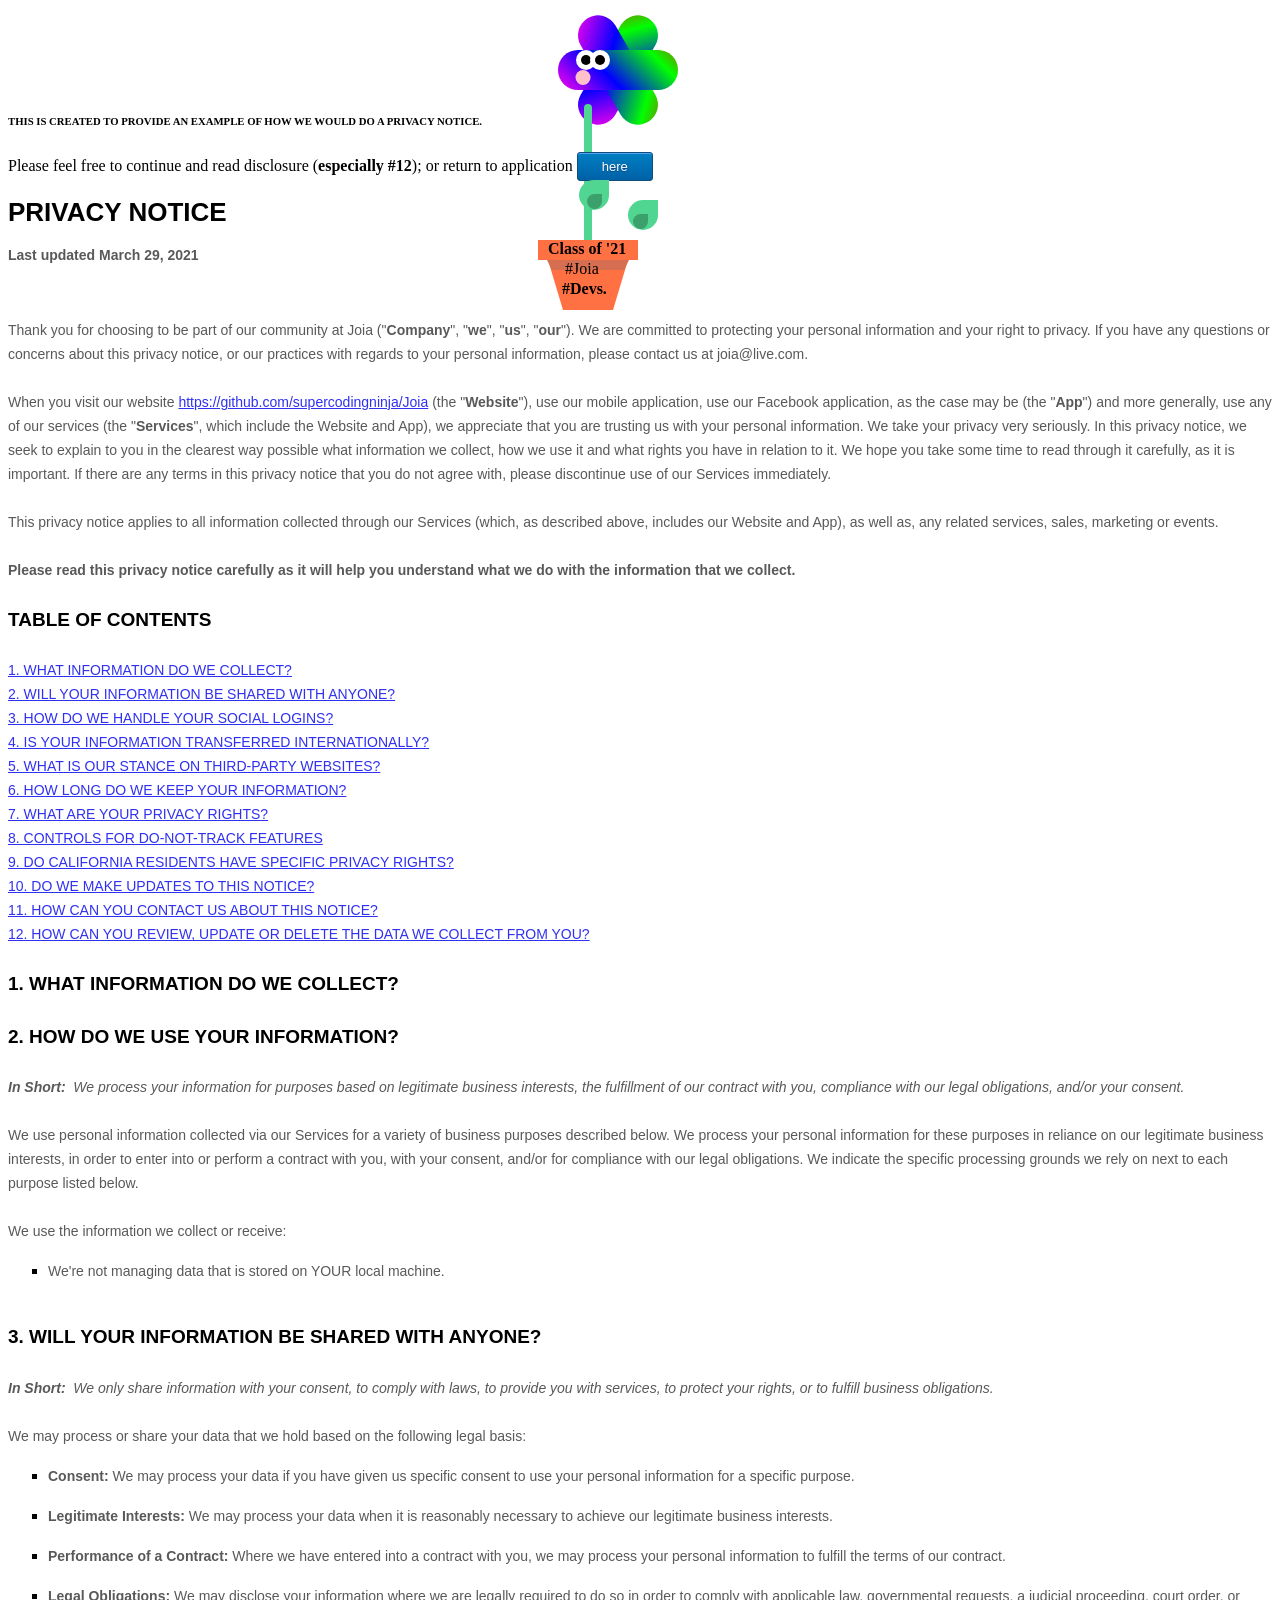
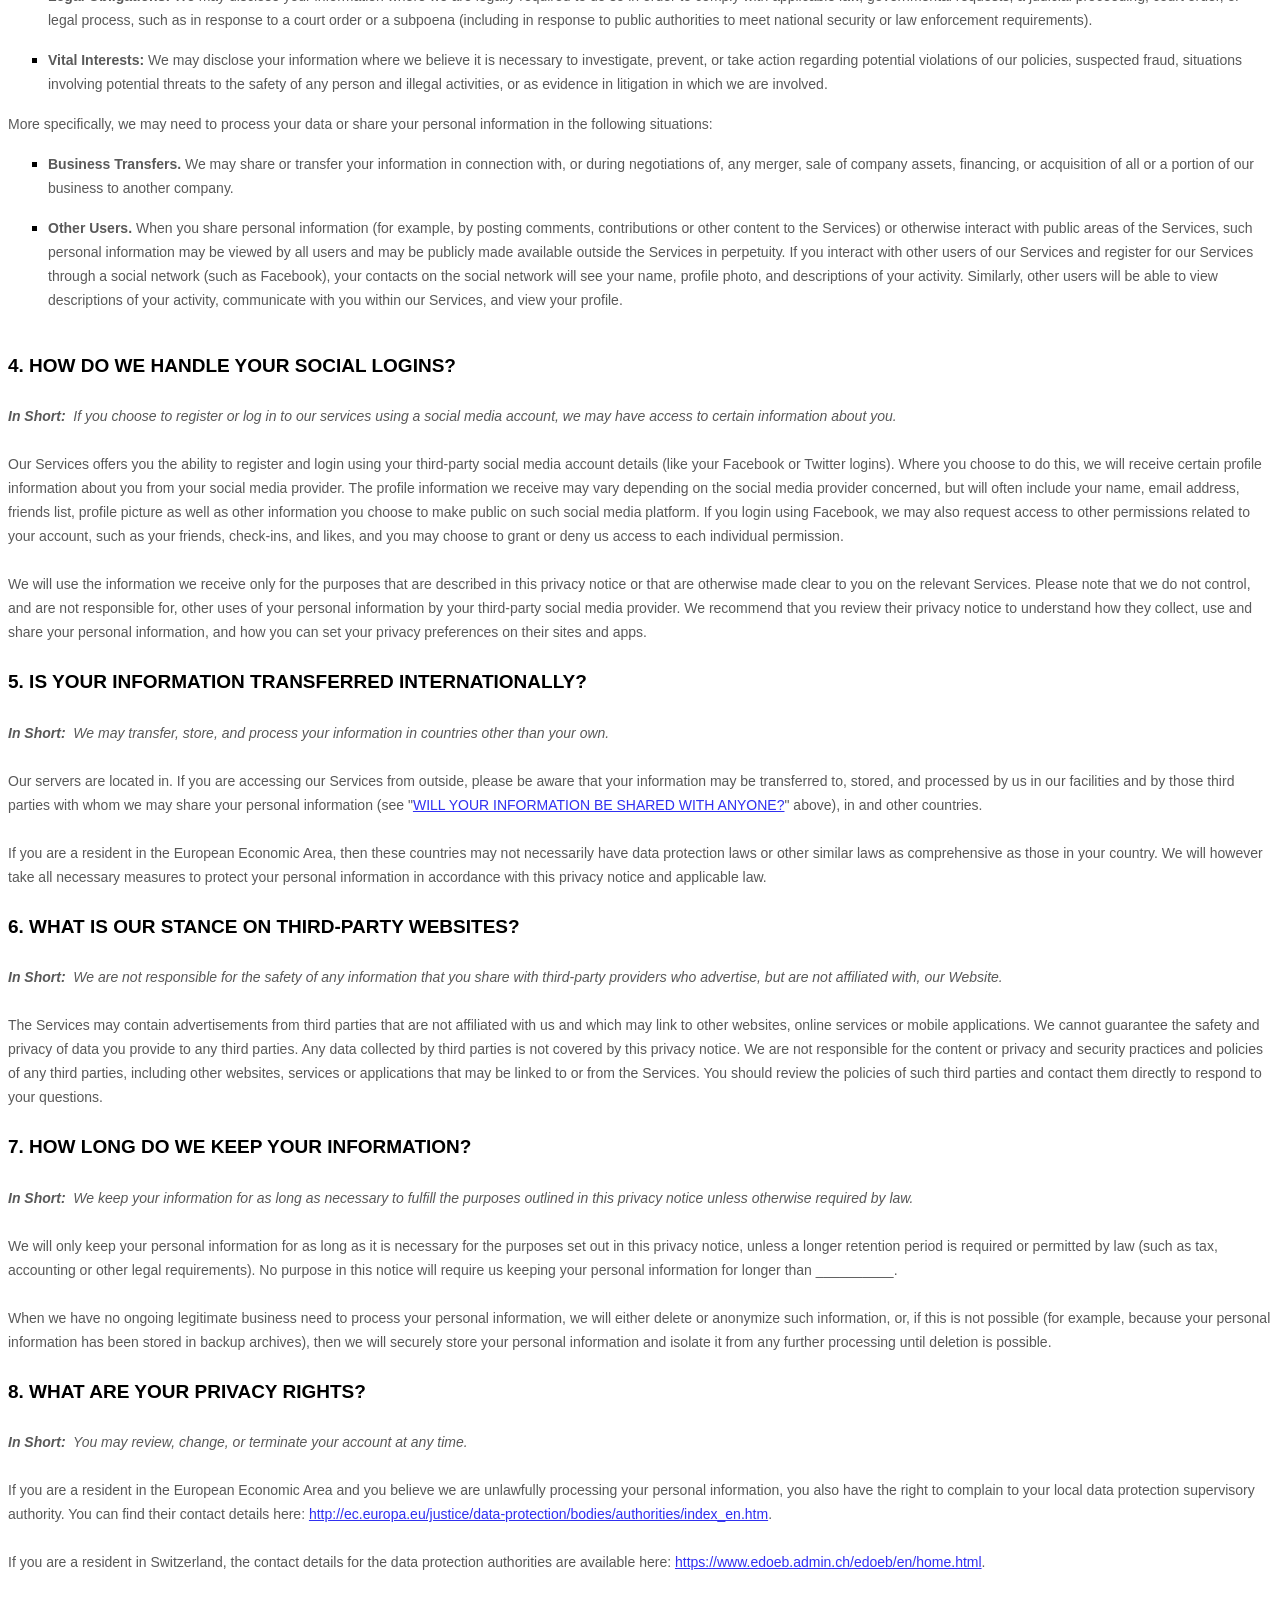
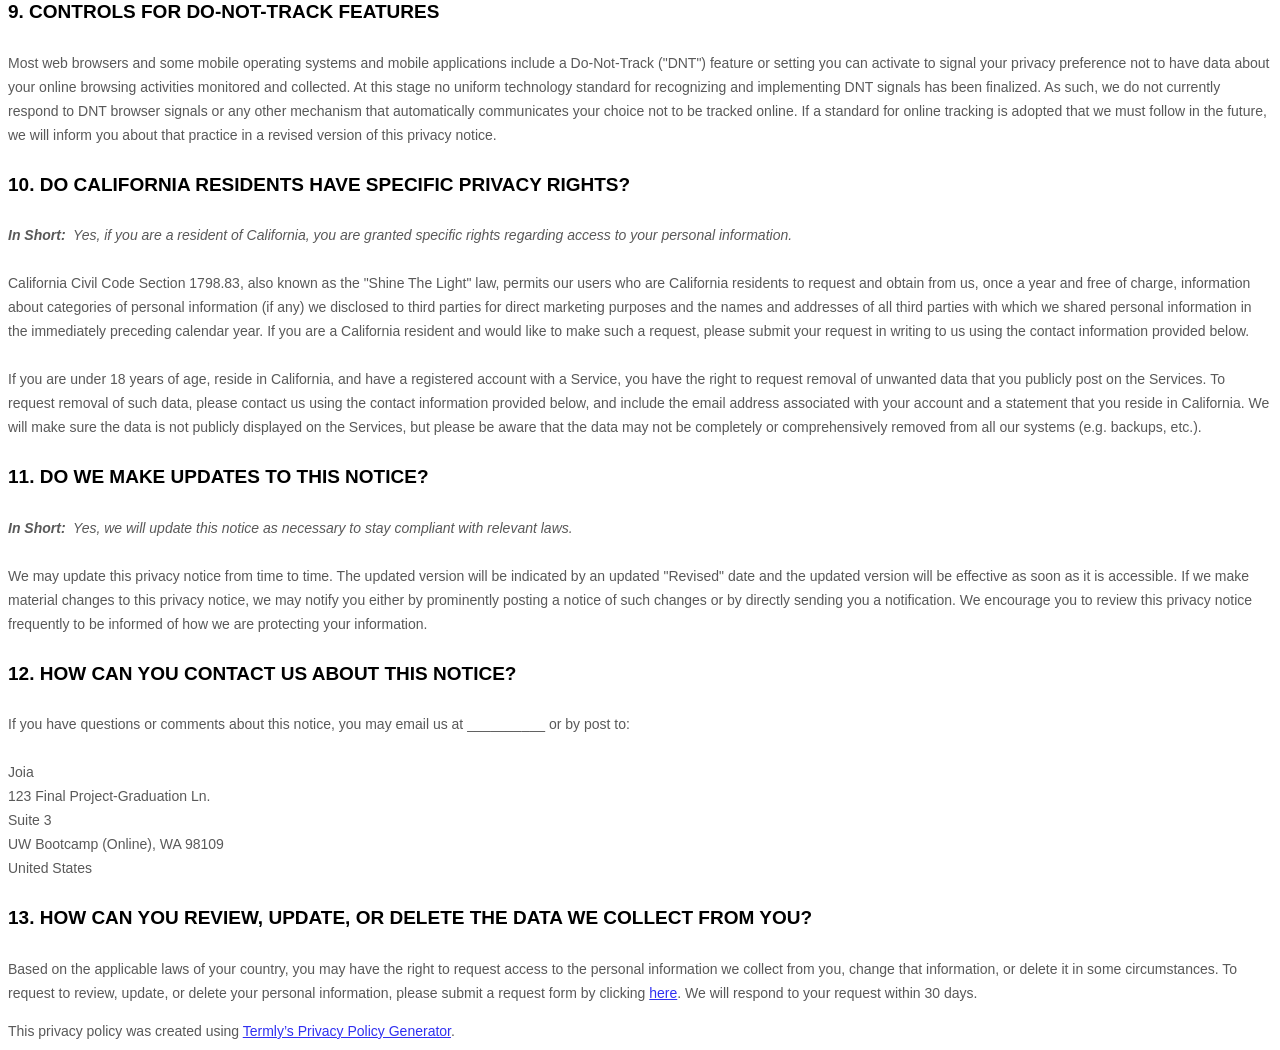
<file: privacyPolicy-Joia.html>
<!DOCTYPE html>
        <html lang="en">
                <head>
                        <meta charset="UTF-8">
                        <meta http-equiv="X-UA-Compatible" content="IE=edge">
                        <meta name="viewport" content="width=device-width, initial-scale=1.0">

                        <title>Joai's Privacy Policy</title>

                        <link rel="stylesheet" href="privacyPolicy-Joia.css" />
                </head>

                <body>
                        <span>
                                <p>
                                        <div style="margin-left: 550px;">
                                                <div class="flower" align>
                        
                                                        <div class="flower__head glow enable-aninmation">
                                                        <div class="flower__eye left">
                                                        <span></span>
                                                        </div>
                                                        <div class="flower__nose"></div>
                                                        <div class="flower__eye right">
                                                        <span></span>
                                                        </div>
                                                        </div>
                                                
                                                        <div class="flower__leaf"></div>
                                                        <div class="flower__leaf--shadow">
                                                        </div>
                                                        <div class="flower__leaf oposite"></div>
                                                        <div class="flower__leaf--shadow oposite"></div>
                                                
                                                        <div class="flower__stem"></div>
                                                
                                                        <v class="flower__pot">
                                                        <div class="flower__pot--shadow"></div>
                                                        <div class="flower__pot--bottom"></div>
                                                        <div class="Class"><b>Class of '21</b></div>
                                                        
                                                        &nbsp;
                                                        
                                                        <div class="Joia">#Joia</div>
                                                        
                                                        <b><div class="Devs">#Devs.</div></b>
                                                </div>
                                        </div>
                                        
                                        <h6>THIS IS CREATED TO PROVIDE AN EXAMPLE OF HOW WE WOULD DO A PRIVACY NOTICE.</h6>
                                        Please feel free to continue and read disclosure (<b>especially #12</b>); or return to application&nbsp;<a href="#" class="myButton">here</a>
                                </p>
                        </span>
                        
                        <!-- This automatically created by https://termly.io/ -->
                        <style>
                            [data-custom-class='body'], [data-custom-class='body'] * {
                                    background: transparent !important;
                                  }
                          [data-custom-class='title'], [data-custom-class='title'] * {
                                    font-family: Arial !important;
                          font-size: 26px !important;
                          color: #000000 !important;
                                  }
                          [data-custom-class='subtitle'], [data-custom-class='subtitle'] * {
                                    font-family: Arial !important;
                          color: #595959 !important;
                          font-size: 14px !important;
                                  }
                          [data-custom-class='heading_1'], [data-custom-class='heading_1'] * {
                                    font-family: Arial !important;
                          font-size: 19px !important;
                          color: #000000 !important;
                                  }
                          [data-custom-class='heading_2'], [data-custom-class='heading_2'] * {
                                    font-family: Arial !important;
                          font-size: 17px !important;
                          color: #000000 !important;
                                  }
                          [data-custom-class='body_text'], [data-custom-class='body_text'] * {
                                    color: #595959 !important;
                          font-size: 14px !important;
                          font-family: Arial !important;
                                  }
                          [data-custom-class='link'], [data-custom-class='link'] * {
                                    color: #3030F1 !important;
                          font-size: 14px !important;
                          font-family: Arial !important;
                          word-break: break-word !important;
                                  }
                          </style>
                          
                                <div data-custom-class="body">
                                <div><strong><span style="font-size: 26px;"><span data-custom-class="title">PRIVACY NOTICE</span></span></strong></div><div><br></div><div><span style="color: rgb(127, 127, 127);"><strong><span style="font-size: 15px;"><span data-custom-class="subtitle">Last updated <bdt class="question">March 29, 2021</bdt></span></span></strong></span></div><div><br></div><div><br></div><div><br></div><div style="line-height: 1.5;"><span style="color: rgb(127, 127, 127);"><span style="color: rgb(89, 89, 89); font-size: 15px;"><span data-custom-class="body_text">Thank you for choosing to be part of our community at <bdt class="question">Joia</bdt><span style="color: rgb(89, 89, 89);"><span data-custom-class="body_text"><bdt class="block-component"></bdt></span></span> ("<span style="color: rgb(89, 89, 89);"><span data-custom-class="body_text"><bdt class="block-component"></bdt></span></span><strong>Company</strong></span><span style="color: rgb(127, 127, 127);"><span style="color: rgb(89, 89, 89);"><span data-custom-class="body_text"><span style="color: rgb(89, 89, 89);"><span data-custom-class="body_text"><bdt class="statement-end-if-in-editor"><span data-custom-class="body_text"></span></bdt></span></span></span></span></span><span data-custom-class="body_text">", "<strong>we</strong>", "<strong>us</strong>", "<strong>our</strong>"). We are committed to protecting your personal information and your right to privacy. If you have any questions or concerns about this privacy notice, or our practices with regards to your personal information, please contact us at <bdt class="question">joia@live.com</bdt>.</span></span></span></div><div style="line-height: 1.5;"><span style="font-size: 15px;"><br></span></div><div style="line-height: 1.5;"><span style="font-size: 15px;"><span style="color: rgb(127, 127, 127);"><span data-custom-class="body_text">When you <span style="color: rgb(89, 89, 89);"><span data-custom-class="body_text"><bdt class="block-component"></bdt></span></span>visit our website <bdt class="question"><a href="https://github.com/supercodingninja/Joia" target="_blank" data-custom-class="link">https://github.com/supercodingninja/Joia</a></bdt> (the "<strong>Website</strong>"), <span style="color: rgb(89, 89, 89);"><span data-custom-class="body_text"><bdt class="statement-end-if-in-editor"></bdt><bdt class="block-component"></bdt><bdt class="forloop-component"></bdt><bdt class="block-component"></bdt></span></span>use our mobile application, <span style="color: rgb(89, 89, 89);"><span data-custom-class="body_text"><bdt class="statement-end-if-in-editor"></bdt><bdt class="block-component"></bdt><bdt class="forloop-component"></bdt><bdt class="block-component"></bdt><bdt class="block-component"></bdt></span></span>use our Facebook application, <span style="color: rgb(89, 89, 89);"><span data-custom-class="body_text"><bdt class="statement-end-if-in-editor"></bdt><bdt class="forloop-component"></bdt><bdt class="statement-end-if-in-editor"></bdt><bdt class="block-component"></bdt></span></span>as the case may be (the "<strong>App</strong>")<span style="color: rgb(89, 89, 89);"><span data-custom-class="body_text"><bdt class="statement-end-if-in-editor"></bdt></span></span> and more generally, use any of our services (the "<strong>Services</strong>", which include the </span><span style="color: rgb(89, 89, 89);"><span data-custom-class="body_text"><span style="color: rgb(89, 89, 89);"><span data-custom-class="body_text"><bdt class="block-component"><span data-custom-class="body_text"></span></bdt>Website<span style="color: rgb(89, 89, 89);"><span data-custom-class="body_text"><bdt class="statement-end-if-in-editor"></bdt></span></span><bdt class="block-component"></bdt> and <bdt class="statement-end-if-in-editor"></bdt></span></span></span><span data-custom-class="body_text"><span style="color: rgb(89, 89, 89);"><span data-custom-class="body_text"><bdt class="block-component"></bdt>App<bdt class="statement-end-if-in-editor"><span data-custom-class="body_text"></span></bdt></span></span></span></span><span data-custom-class="body_text">), we appreciate that you are trusting us with your personal information. We take your privacy very seriously. In this privacy notice, we seek to explain to you in the clearest way possible what information we collect, how we use it and what rights you have in relation to it. We hope you take some time to read through it carefully, as it is important. If there are any terms in this privacy notice that you do not agree with, please discontinue use of our Services immediately.</span></span></span></div><div style="line-height: 1.5;"><span style="font-size: 15px;"><br></span></div><div style="line-height: 1.5;"><span style="font-size: 15px;"><span style="color: rgb(127, 127, 127);"><span style="color: rgb(89, 89, 89);"><span data-custom-class="body_text">This privacy notice applies to all information collected through our Services (which, as described above, includes our </span><span style="color: rgb(89, 89, 89);"><span data-custom-class="body_text"><bdt class="block-component"><span data-custom-class="body_text"></span></bdt>Website<span style="color: rgb(89, 89, 89);"><span data-custom-class="body_text"><bdt class="statement-end-if-in-editor"></bdt></span></span><bdt class="block-component"></bdt> and <bdt class="statement-end-if-in-editor"><bdt class="block-component"></bdt></bdt></span><span data-custom-class="body_text">App<span style="color: rgb(89, 89, 89);"><span data-custom-class="body_text"><bdt class="statement-end-if-in-editor"><span data-custom-class="body_text"></span></bdt></span></span></span></span><span data-custom-class="body_text">), as well as, any related services, sales, marketing or events.</span></span></span></span></div><div style="line-height: 1.5;"><span style="font-size: 15px;"><br></span></div><div style="line-height: 1.5;"><span style="font-size: 15px;"><span style="color: rgb(127, 127, 127);"><span style="color: rgb(89, 89, 89);"><span data-custom-class="body_text"><strong>Please read this privacy notice carefully as it will help you understand what we do with the information that we collect.</strong></span></span></span></span></div><div style="line-height: 1.5;"><span style="font-size: 15px;"><br></span></div><div style="line-height: 1.5;"><span style="font-size: 15px;"><span style="color: rgb(127, 127, 127);"><span style="color: rgb(0, 0, 0);"><strong><span data-custom-class="heading_1">TABLE OF CONTENTS</span></strong></span></span></span></div><div style="line-height: 1.5;"><span style="font-size: 15px;"><br></span></div><div style="line-height: 1.5;"><span style="font-size: 15px;"><a data-custom-class="link" href="#infocollect"><span style="color: rgb(89, 89, 89);">1. WHAT INFORMATION DO WE COLLECT?</span></a><span style="color: rgb(127, 127, 127);"><span style="color: rgb(89, 89, 89);"><span data-custom-class="body_text"><span style="color: rgb(89, 89, 89);"><bdt class="block-component"></bdt></span></span></span></span></span></span></div><div style="line-height: 1.5;"><span style="font-size: 15px;"><span style="color: rgb(89, 89, 89);"><a data-custom-class="link" href="#infoshare">2. WILL YOUR INFORMATION BE SHARED WITH ANYONE?</a></span><span style="color: rgb(127, 127, 127);"><span style="color: rgb(89, 89, 89);"><span data-custom-class="body_text"><span style="color: rgb(89, 89, 89);"><bdt class="block-component"></bdt></span><bdt class="block-component"></bdt><span style="color: rgb(89, 89, 89);"><bdt class="block-component"></bdt><bdt class="block-component"></bdt></span></span></span></span></span></span></span></div><div style="line-height: 1.5;"><span style="font-size: 15px;"><a data-custom-class="link" href="#sociallogins"><span style="color: rgb(89, 89, 89);"><span style="color: rgb(89, 89, 89);"><span style="color: rgb(89, 89, 89);">3. HOW DO WE HANDLE YOUR SOCIAL LOGINS?</span></span></span></a><span style="color: rgb(127, 127, 127);"><span style="color: rgb(89, 89, 89);"><span data-custom-class="body_text"><span style="color: rgb(89, 89, 89);"><span style="color: rgb(89, 89, 89);"><span style="color: rgb(89, 89, 89);"><bdt class="statement-end-if-in-editor"></bdt></span></span><bdt class="block-component"></bdt></span></span></span></span></span></div><div style="line-height: 1.5;"><span style="font-size: 15px;"><a data-custom-class="link" href="#intltransfers"><span style="color: rgb(89, 89, 89);">4. IS YOUR INFORMATION TRANSFERRED INTERNATIONALLY?</span></a><span style="color: rgb(127, 127, 127);"><span style="color: rgb(89, 89, 89);"><span data-custom-class="body_text"><span style="color: rgb(89, 89, 89);"><bdt class="statement-end-if-in-editor"></bdt><bdt class="block-component"></bdt></span></span></span></span></span></div><div style="line-height: 1.5;"><span style="font-size: 15px;"><a data-custom-class="link" href="#3pwebsites"><span style="color: rgb(89, 89, 89);">5. WHAT IS OUR STANCE ON THIRD-PARTY WEBSITES?</span></a><span style="color: rgb(127, 127, 127);"><span style="color: rgb(89, 89, 89);"><span data-custom-class="body_text"><span style="color: rgb(89, 89, 89);"><bdt class="statement-end-if-in-editor"></bdt></span></span></span></span></span></div><div style="line-height: 1.5;"><span style="font-size: 15px;"><a data-custom-class="link" href="#inforetain"><span style="color: rgb(89, 89, 89);">6. HOW LONG DO WE KEEP YOUR INFORMATION?</span></a><span style="color: rgb(127, 127, 127);"><span style="color: rgb(89, 89, 89);"><span data-custom-class="body_text"><span style="color: rgb(89, 89, 89);"><span style="color: rgb(89, 89, 89);"><bdt class="block-component"></bdt><bdt class="block-component"></bdt></span></span></span></span></span></div><div style="line-height: 1.5;"><span style="font-size: 15px;"><span style="color: rgb(89, 89, 89);"><a data-custom-class="link" href="#privacyrights">7. WHAT ARE YOUR PRIVACY RIGHTS?</a></span></span></div><div style="line-height: 1.5;"><span style="font-size: 15px;"><a data-custom-class="link" href="#DNT"><span style="color: rgb(89, 89, 89);">8. CONTROLS FOR DO-NOT-TRACK FEATURES</span></a></span></div><div style="line-height: 1.5;"><span style="font-size: 15px;"><a data-custom-class="link" href="#caresidents"><span style="color: rgb(89, 89, 89);">9. DO CALIFORNIA RESIDENTS HAVE SPECIFIC PRIVACY RIGHTS?</span></a></span></div><div style="line-height: 1.5;"><span style="font-size: 15px;"><a data-custom-class="link" href="#policyupdates"><span style="color: rgb(89, 89, 89);">10. DO WE MAKE UPDATES TO THIS NOTICE?</span></a></span></div><div style="line-height: 1.5;"><a data-custom-class="link" href="#contact"><span style="color: rgb(89, 89, 89); font-size: 15px;">11. HOW CAN YOU CONTACT US ABOUT THIS NOTICE?</span></a></div><div style="line-height: 1.5;"><a data-custom-class="link" href="#request"><span style="color: rgb(89, 89, 89);">12. HOW CAN YOU REVIEW, UPDATE OR DELETE THE DATA WE COLLECT FROM YOU?</span></a></div><div style="line-height: 1.5;"><br></div><div id="infocollect" style="line-height: 1.5;"><span style="color: rgb(127, 127, 127);"><span style="color: rgb(89, 89, 89); font-size: 15px;"><span style="font-size: 15px; color: rgb(89, 89, 89);"><span style="font-size: 15px; color: rgb(89, 89, 89);"><span id="control" style="color: rgb(0, 0, 0);"><strong><span data-custom-class="heading_1">1. WHAT INFORMATION DO WE COLLECT?</span></strong><span data-custom-class="heading_1"><bdt class="block-component"><span data-custom-class="body_text"></bdt></bdt></span><bdt class="block-component"></bdt><span data-custom-class="body_text"><span style="font-size: 15px;"><bdt class="statement-end-if-in-editor"><bdt class="statement-end-if-in-editor"><span style="font-size: 15px;"><span data-custom-class="body_text"><span style="font-size: 15px;"><span data-custom-class="body_text"><bdt class="statement-end-if-in-editor"><bdt class="statement-end-if-in-editor"><bdt class="block-component"></bdt></bdt></span></span></span></span><span style="color: rgb(89, 89, 89); font-size: 15px;"><span data-custom-class="body_text"><span style="color: rgb(89, 89, 89); font-size: 15px;"><span data-custom-class="body_text"><bdt class="statement-end-if-in-editor"><bdt class="block-component"></bdt></bdt></span></span></span></span></bdt></span></span><bdt class="block-component"></bdt></span></span></span></span></span></span></div><div style="line-height: 1.5;"><br></div><div id="infouse" style="line-height: 1.5;"><span style="color: rgb(127, 127, 127);"><span style="color: rgb(89, 89, 89); font-size: 15px;"><span style="font-size: 15px; color: rgb(89, 89, 89);"><span style="font-size: 15px; color: rgb(89, 89, 89);"><span id="control" style="color: rgb(0, 0, 0);"><strong><span data-custom-class="heading_1">2. HOW DO WE USE YOUR INFORMATION?</span></strong></span></span></span></span></span></div><div><div style="line-height: 1.5;"><br></div><div style="line-height: 1.5;"><span style="color: rgb(127, 127, 127);"><span style="color: rgb(89, 89, 89); font-size: 15px;"><span data-custom-class="body_text"><span style="font-size: 15px; color: rgb(89, 89, 89);"><span style="font-size: 15px; color: rgb(89, 89, 89);"><span data-custom-class="body_text"><strong><em>In Short:  </em></strong><em>We process your information for purposes based on legitimate business interests, the fulfillment of our contract with you, compliance with our legal obligations, and/or your consent.</em></span></span></span></span></span></span></div></div><div style="line-height: 1.5;"><br></div><div style="line-height: 1.5;"><span style="font-size: 15px; color: rgb(89, 89, 89);"><span style="font-size: 15px; color: rgb(89, 89, 89);"><span data-custom-class="body_text">We use personal information collected via our <span style="font-size: 15px;"><span data-custom-class="body_text"><bdt class="block-component"></bdt><bdt class="block-component"></bdt>Services<bdt class="statement-end-if-in-editor"></bdt><bdt class="block-component"></bdt></span></span> for a variety of business purposes described below. We process your personal information for these purposes in reliance on our legitimate business interests, in order to enter into or perform a contract with you, with your consent, and/or for compliance with our legal obligations. We indicate the specific processing grounds we rely on next to each purpose listed below.<bdt class="block-component"></bdt></span></span></span></div><div style="line-height: 1.5;"><br></div><div style="line-height: 1.5;"><span style="font-size: 15px; color: rgb(89, 89, 89);"><span style="font-size: 15px; color: rgb(89, 89, 89);"><span data-custom-class="body_text">We use the information we collect or receive:<bdt class="block-component"></bdt></span></span></span></span></span></span></span></span></span></span></span></span></bdt></span></span></span></span></span></span></span></span></span></span></span></span></li></ul><div><span style="font-size: 15px; color: rgb(89, 89, 89);"><span style="font-size: 15px; color: rgb(89, 89, 89);"><span data-custom-class="body_text"><bdt class="block-component"></bdt></span></span></span></span></span></span></span></span></span></span></span></span></span></span></span></li></ul><div><span style="font-size: 15px; color: rgb(89, 89, 89);"><span style="font-size: 15px; color: rgb(89, 89, 89);"><span data-custom-class="body_text"><bdt class="block-component"></bdt></span></span></span></span></span></span></span></span></span></span></span></span></span></span></span></span></span></span></span></span></span></li></ul><div><span style="font-size: 15px; color: rgb(89, 89, 89);"><span style="font-size: 15px; color: rgb(89, 89, 89);"><span data-custom-class="body_text"><bdt class="block-component"></bdt></span></span></span></span></span></span></span></span></span></span></span></span></li></ul><div><span style="font-size: 15px; color: rgb(89, 89, 89);"><span style="font-size: 15px; color: rgb(89, 89, 89);"><span data-custom-class="body_text"><bdt class="block-component"></bdt></span></span></span></li></ul><div><bdt class="block-component"></bdt></span></span></span></span></span></span></li></ul><div><bdt class="block-component"></bdt></span></span></span></span></span></span></span></span></span></li></ul><div><bdt class="block-component"></bdt></span></span></span></span></span></span></span></span></span></strong></span></span></span></li></ul><div><bdt class="block-component"></bdt></span></span></span></span></span></span></span></span></span></span></span></li></ul><p style="font-size: 15px;"><bdt class="block-component"></bdt></span></span></span></span></span></span></span></span></span></span></span></li></ul><p style="font-size: 15px;"><bdt class="block-component"></bdt></span></span></span></span></span></span></span></span></span></span></span></li></ul><p style="font-size: 15px;"><bdt class="block-component"></bdt></span></span></span></span></span></span></span></span></span></span></span></li></ul><p style="font-size: 15px;"><bdt class="block-component"></bdt></span></span></span></span></span></span></span></span></span></span></span></li></ul><div><bdt class="block-component"><span style="font-size: 15px;"></bdt></span></span></span></span></span></span></span></span></span></span></span></span></li></ul><div><bdt class="block-component"><span style="font-size: 15px;"></bdt></span></span></span></li></ul><div><bdt class="block-component"><span style="font-size: 15px;"></bdt></span></span></span></li></ul><div><span style="font-size: 15px;"><bdt class="block-component"></bdt><bdt class="forloop-component"></bdt></span></div><ul><li style="line-height: 1.5;"><span style="font-size: 15px;"><bdt class="question"><span data-custom-class="body_text">We're not managing data that is stored on YOUR local machine.</span></bdt></span></li></ul><div><span style="font-size: 15px;"><bdt class="question"><span data-custom-class="body_text"><span style="font-size: 15px;"><bdt class="forloop-component"></bdt></span></span></bdt><bdt class="statement-end-if-in-editor"></bdt></span><bdt class="statement-end-if-in-editor"><span style="font-size: 15px;"></span></bdt></div><div style="line-height: 1.5;"><br></div><div id="infoshare" style="line-height: 1.5;"><span style="color: rgb(127, 127, 127);"><span style="color: rgb(89, 89, 89); font-size: 15px;"><span style="font-size: 15px; color: rgb(89, 89, 89);"><span style="font-size: 15px; color: rgb(89, 89, 89);"><span id="control" style="color: rgb(0, 0, 0);"><strong><span data-custom-class="heading_1">3. WILL YOUR INFORMATION BE SHARED WITH ANYONE?</span></strong></span></span></span></span></span></div><div style="line-height: 1.5;"><br></div><div style="line-height: 1.5;"><span style="font-size: 15px; color: rgb(89, 89, 89);"><span style="font-size: 15px; color: rgb(89, 89, 89);"><span data-custom-class="body_text"><strong><em>In Short:</em></strong><em>  We only share information with your consent, to comply with laws, to provide you with services, to protect your rights, or to fulfill business obligations.</em></span></span></span></div><div style="line-height: 1.5;"><br></div><div style="line-height: 1.5;"><span style="font-size: 15px; color: rgb(89, 89, 89);"><span style="font-size: 15px; color: rgb(89, 89, 89);"><span data-custom-class="body_text">We may process or share your data that we hold based on the following legal basis:<bdt class="block-component"></bdt></span></span></span></div><ul><li style="line-height: 1.5;"><span style="font-size: 15px; color: rgb(89, 89, 89);"><span style="font-size: 15px; color: rgb(89, 89, 89);"><span data-custom-class="body_text"><strong>Consent:</strong> We may process your data if you have given us specific consent to use your personal information for a specific purpose.<span style="font-size: 15px; color: rgb(89, 89, 89);"><span style="font-size: 15px; color: rgb(89, 89, 89);"><span data-custom-class="body_text"><bdt class="statement-end-if-in-editor"></bdt></span></span></span></span></span></span></li></ul><div><span style="font-size: 15px; color: rgb(89, 89, 89);"><span style="font-size: 15px; color: rgb(89, 89, 89);"><span data-custom-class="body_text"><span style="font-size: 15px; color: rgb(89, 89, 89);"><span style="font-size: 15px; color: rgb(89, 89, 89);"><span data-custom-class="body_text"><bdt class="statement-end-if-in-editor"><span style="font-size: 15px; color: rgb(89, 89, 89);"><span style="font-size: 15px; color: rgb(89, 89, 89);"><span data-custom-class="body_text"><bdt class="block-component"></bdt></span></span></span></bdt></span></span></span></span></span></span></div><ul><li style="line-height: 1.5;"><span style="font-size: 15px; color: rgb(89, 89, 89);"><span style="font-size: 15px; color: rgb(89, 89, 89);"><span data-custom-class="body_text"><strong>Legitimate Interests:</strong> We may process your data when it is reasonably necessary to achieve our legitimate business interests.<span style="font-size: 15px; color: rgb(89, 89, 89);"><span style="font-size: 15px; color: rgb(89, 89, 89);"><span data-custom-class="body_text"><span style="font-size: 15px; color: rgb(89, 89, 89);"><span style="font-size: 15px; color: rgb(89, 89, 89);"><span data-custom-class="body_text"><bdt class="statement-end-if-in-editor"></bdt></span></span></span></span></span></span></span></span></span></li></ul><div><span style="font-size: 15px; color: rgb(89, 89, 89);"><span style="font-size: 15px; color: rgb(89, 89, 89);"><span data-custom-class="body_text"><span style="font-size: 15px; color: rgb(89, 89, 89);"><span style="font-size: 15px; color: rgb(89, 89, 89);"><span data-custom-class="body_text"><bdt class="block-component"></bdt></span></span></span></span></span></span></div><ul><li style="line-height: 1.5;"><span style="font-size: 15px; color: rgb(89, 89, 89);"><span style="font-size: 15px; color: rgb(89, 89, 89);"><span data-custom-class="body_text"><strong>Performance of a Contract:</strong> Where we have entered into a contract with you, we may process your personal information to fulfill the terms of our contract.<span style="font-size: 15px; color: rgb(89, 89, 89);"><span style="font-size: 15px; color: rgb(89, 89, 89);"><span data-custom-class="body_text"><span style="font-size: 15px; color: rgb(89, 89, 89);"><span style="font-size: 15px; color: rgb(89, 89, 89);"><span data-custom-class="body_text"><bdt class="statement-end-if-in-editor"></bdt></span></span></span></span></span></span></span></span></span></li></ul><div><span style="font-size: 15px; color: rgb(89, 89, 89);"><span style="font-size: 15px; color: rgb(89, 89, 89);"><span data-custom-class="body_text"><span style="font-size: 15px; color: rgb(89, 89, 89);"><span style="font-size: 15px; color: rgb(89, 89, 89);"><span data-custom-class="body_text"><bdt class="block-component"></bdt></span></span></span></span></span></span></div><ul><li style="line-height: 1.5;"><span style="font-size: 15px; color: rgb(89, 89, 89);"><span style="font-size: 15px; color: rgb(89, 89, 89);"><span data-custom-class="body_text"><strong>Legal Obligations:</strong> We may disclose your information where we are legally required to do so in order to comply with applicable law, governmental requests, a judicial proceeding, court order, or legal process, such as in response to a court order or a subpoena (including in response to public authorities to meet national security or law enforcement requirements).<span style="font-size: 15px; color: rgb(89, 89, 89);"><span style="font-size: 15px; color: rgb(89, 89, 89);"><span data-custom-class="body_text"><span style="font-size: 15px; color: rgb(89, 89, 89);"><span style="font-size: 15px; color: rgb(89, 89, 89);"><span data-custom-class="body_text"><bdt class="statement-end-if-in-editor"></bdt></span></span></span></span></span></span></span></span></span></li></ul><div><span style="font-size: 15px; color: rgb(89, 89, 89);"><span style="font-size: 15px; color: rgb(89, 89, 89);"><span data-custom-class="body_text"><span style="font-size: 15px; color: rgb(89, 89, 89);"><span style="font-size: 15px; color: rgb(89, 89, 89);"><span data-custom-class="body_text"><bdt class="block-component"></bdt></span></span></span></span></span></span></div><ul><li style="line-height: 1.5;"><span style="font-size: 15px; color: rgb(89, 89, 89);"><span style="font-size: 15px; color: rgb(89, 89, 89);"><span data-custom-class="body_text"><strong>Vital Interests:</strong> We may disclose your information where we believe it is necessary to investigate, prevent, or take action regarding potential violations of our policies, suspected fraud, situations involving potential threats to the safety of any person and illegal activities, or as evidence in litigation in which we are involved.<span style="font-size: 15px; color: rgb(89, 89, 89);"><span style="font-size: 15px; color: rgb(89, 89, 89);"><span data-custom-class="body_text"><span style="font-size: 15px; color: rgb(89, 89, 89);"><span style="font-size: 15px; color: rgb(89, 89, 89);"><span data-custom-class="body_text"><bdt class="statement-end-if-in-editor"></bdt></span></span></span></span></span></span></span></span></span></li></ul><div style="line-height: 1.5;"><span style="font-size: 15px; color: rgb(89, 89, 89);"><span style="font-size: 15px; color: rgb(89, 89, 89);"><span data-custom-class="body_text">More specifically, we may need to process your data or share your personal information in the following situations:</span></span></span></div><ul><li style="line-height: 1.5;"><span style="font-size: 15px; color: rgb(89, 89, 89);"><span style="font-size: 15px; color: rgb(89, 89, 89);"><span data-custom-class="body_text"><strong>Business Transfers.</strong> We may share or transfer your information in connection with, or during negotiations of, any merger, sale of company assets, financing, or acquisition of all or a portion of our business to another company.</span></span></span></li></ul><div><span style="font-size: 15px;"><span style="color: rgb(89, 89, 89);"><span data-custom-class="body_text"><bdt class="block-component"></bdt></span></span></span></span></span></span></span></span></li></ul><div><span style="font-size: 15px;"><span style="color: rgb(89, 89, 89);"><span data-custom-class="body_text"><bdt class="block-component"></bdt></span></span></span></span></span></bdt></span></span></span></span></span></span></span></span></li></ul><div><span style="font-size: 15px;"><span style="color: rgb(89, 89, 89);"><span style="font-size: 15px;"><span style="color: rgb(89, 89, 89);"><span data-custom-class="body_text"><bdt class="block-component"></bdt></span></span></span></span></span></span></span></span></li></ul><div><span style="font-size: 15px;"><span style="color: rgb(89, 89, 89);"><span data-custom-class="body_text"><bdt class="block-component"></bdt></span></span></span></span></span></li></ul><div><span style="font-size: 15px;"><span style="color: rgb(89, 89, 89);"><span data-custom-class="body_text"><bdt class="block-component"></bdt></span></span></span></div><ul><li style="line-height: 1.5;"><span style="font-size: 15px; color: rgb(89, 89, 89);"><span style="font-size: 15px; color: rgb(89, 89, 89);"><span data-custom-class="body_text"><strong>Other Users. </strong>When you share personal information <span style="font-size: 15px;"><span style="color: rgb(89, 89, 89);"><span data-custom-class="body_text"><bdt class="block-component"></bdt></span></span></span>(for example, by posting comments, contributions or other content to the <span style="font-size: 15px;"><span style="color: rgb(89, 89, 89);"><span data-custom-class="body_text"><span style="font-size: 15px;"><span style="color: rgb(89, 89, 89);"><span data-custom-class="body_text"><bdt class="block-component"></bdt><bdt class="block-component"></bdt>Services<bdt class="statement-end-if-in-editor"></bdt><bdt class="block-component"></bdt></span></span></span></span></span></span>) <span style="font-size: 15px;"><span style="color: rgb(89, 89, 89);"><span data-custom-class="body_text"><bdt class="statement-end-if-in-editor"></bdt></span></span></span>or otherwise interact with public areas of the <span style="font-size: 15px;"><span style="color: rgb(89, 89, 89);"><span data-custom-class="body_text"><span style="font-size: 15px;"><span style="color: rgb(89, 89, 89);"><span data-custom-class="body_text"><bdt class="block-component"></bdt><bdt class="block-component"></bdt>Services<bdt class="statement-end-if-in-editor"></bdt><bdt class="block-component"></bdt></span></span></span></span></span></span>, such personal information may be viewed by all users and may be publicly made available outside the <span style="font-size: 15px;"><span style="color: rgb(89, 89, 89);"><span data-custom-class="body_text"><span style="font-size: 15px;"><span style="color: rgb(89, 89, 89);"><span data-custom-class="body_text"><bdt class="block-component"></bdt><bdt class="block-component"></bdt>Services<bdt class="statement-end-if-in-editor"></bdt><bdt class="block-component"></bdt></span></span></span></span></span></span> in perpetuity. <span style="font-size: 15px;"><span style="color: rgb(89, 89, 89);"><span data-custom-class="body_text"><bdt class="block-component"></bdt></span></span></span>If you interact with other users of our <span style="font-size: 15px;"><span style="color: rgb(89, 89, 89);"><span data-custom-class="body_text"><span style="font-size: 15px;"><span style="color: rgb(89, 89, 89);"><span data-custom-class="body_text"><bdt class="block-component"></bdt><bdt class="block-component"></bdt>Services<bdt class="statement-end-if-in-editor"></bdt><bdt class="block-component"></bdt></span></span></span></span></span></span> and register for our <span style="font-size: 15px;"><span style="color: rgb(89, 89, 89);"><span data-custom-class="body_text"><span style="font-size: 15px;"><span style="color: rgb(89, 89, 89);"><span data-custom-class="body_text"><bdt class="block-component"></bdt><bdt class="block-component"></bdt>Services<bdt class="statement-end-if-in-editor"></bdt><bdt class="block-component"></bdt></span></span></span></span></span></span> through a social network (such as Facebook), your contacts on the social network will see your name, profile photo, and descriptions of your activity. <span style="font-size: 15px;"><span style="color: rgb(89, 89, 89);"><span data-custom-class="body_text"><bdt class="statement-end-if-in-editor"></bdt></span></span></span>Similarly, other users will be able to view descriptions of your activity, communicate with you within our <span style="font-size: 15px;"><span style="color: rgb(89, 89, 89);"><span data-custom-class="body_text"><span style="font-size: 15px;"><span style="color: rgb(89, 89, 89);"><span data-custom-class="body_text"><bdt class="block-component"></bdt><bdt class="block-component"></bdt>Services<bdt class="statement-end-if-in-editor"></bdt><bdt class="block-component"></bdt></span></span></span></span></span></span>, and view your profile.<span style="font-size: 15px;"><span style="color: rgb(89, 89, 89);"><span data-custom-class="body_text"><span style="font-size: 15px;"><span style="color: rgb(89, 89, 89);"><bdt class="statement-end-if-in-editor"></bdt></span></span></span></span></span></span></span></span></li></ul><div><span style="font-size: 15px;"><span style="color: rgb(89, 89, 89);"><span style="font-size: 15px;"><span data-custom-class="body_text"><bdt class="block-component"></bdt></span><span style="color: rgb(89, 89, 89);"><bdt class="block-component"><span data-custom-class="body_text"></bdt></span></span></span></span></span></span></span><span data-custom-class="body_text"><span style="font-size: 15px;"><span style="color: rgb(89, 89, 89);"><span data-custom-class="body_text"><span style="font-size: 15px;"><span style="color: rgb(89, 89, 89);"><span data-custom-class="body_text"><bdt class="statement-end-if-in-editor"></bdt></span></span></span></span></span></span></span></span></span></span></span></span></li></ul><div style="line-height: 1.5;"><span style="color: rgb(89, 89, 89);"><bdt class="block-component"></bdt></span></div><div><span style="color: rgb(89, 89, 89); font-size: 15px;"><span style="font-size: 15px;"><span style="color: rgb(89, 89, 89);"><span style="font-size: 15px;"><span style="color: rgb(89, 89, 89);"><bdt class="block-component"><span data-custom-class="heading_1"></bdt></span><span data-custom-class="body_text"><bdt class="block-component"></bdt><bdt class="block-component"></bdt></span></span></span></span></span></span></span></span></span></span></span></div><div style="line-height: 1.5;"><br></div><div id="sociallogins" style="line-height: 1.5;"><span style="color: rgb(127, 127, 127);"><span style="color: rgb(89, 89, 89); font-size: 15px;"><span style="font-size: 15px; color: rgb(89, 89, 89);"><span style="font-size: 15px; color: rgb(89, 89, 89);"><span id="control" style="color: rgb(0, 0, 0);"><strong><span data-custom-class="heading_1">4. HOW DO WE HANDLE YOUR SOCIAL LOGINS?</span></strong> </span> </span> </span> </span> </span></div><div style="line-height: 1.5;"><br></div><div style="line-height: 1.5;"><span style="font-size: 15px; color: rgb(89, 89, 89);"><span style="font-size: 15px; color: rgb(89, 89, 89);"><span data-custom-class="body_text"><strong><em>In Short:  </em></strong><em>If you choose to register or log in to our services using a social media account, we may have access to certain information about you.</em></span></span></span></div><div style="line-height: 1.5;"><br></div><div style="line-height: 1.5;"><span style="font-size: 15px; color: rgb(89, 89, 89);"><span style="font-size: 15px; color: rgb(89, 89, 89);"><span data-custom-class="body_text">Our <span style="font-size: 15px;"><span style="color: rgb(89, 89, 89);"><span data-custom-class="body_text"><span style="font-size: 15px;"><span style="color: rgb(89, 89, 89);"><span data-custom-class="body_text"><span style="font-size: 15px;"><span style="color: rgb(89, 89, 89);"><span data-custom-class="body_text"><bdt class="block-component"></bdt><bdt class="block-component"></bdt>Services<bdt class="statement-end-if-in-editor"></bdt><bdt class="block-component"></bdt></span></span></span></span></span></span></span></span></span> offers you the ability to register and login using your third-party social media account details (like your Facebook or Twitter logins). Where you choose to do this, we will receive certain profile information about you from your social media provider. The profile information we receive may vary depending on the social media provider concerned, but will often include your name, email address, friends list, profile picture as well as other information you choose to make public on such social media platform. <span style="font-size: 15px;"><span style="color: rgb(89, 89, 89);"><span data-custom-class="body_text"><bdt class="block-component"></bdt><bdt class="forloop-component"></bdt><bdt class="block-component"></bdt><bdt class="forloop-component"></bdt><bdt class="block-component"></bdt></span></span></span>If you login using Facebook, we may also request access to other permissions related to your account, such as your friends, check-ins, and likes, and you may choose to grant or deny us access to each individual permission.<span style="font-size: 15px;"><span style="color: rgb(89, 89, 89);"><span style="font-size: 15px;"><span style="color: rgb(89, 89, 89);"><span data-custom-class="body_text"><span style="font-size: 15px;"><span style="color: rgb(89, 89, 89);"><bdt class="statement-end-if-in-editor"></bdt><bdt class="forloop-component"></bdt></span></span></span><bdt class="statement-end-if-in-editor"><span data-custom-class="body_text"></span></bdt></span></span></span></span></span></span></span></div><div style="line-height: 1.5;"><br></div><div style="line-height: 1.5;"><span style="font-size: 15px; color: rgb(89, 89, 89);"><span style="font-size: 15px; color: rgb(89, 89, 89);"><span data-custom-class="body_text">We will use the information we receive only for the purposes that are described in this privacy notice or that are otherwise made clear to you on the relevant <span style="color: rgb(89, 89, 89); font-size: 15px;"><span data-custom-class="body_text"><span style="font-size: 15px;"><span style="color: rgb(89, 89, 89);"><span data-custom-class="body_text"><span style="font-size: 15px;"><span style="color: rgb(89, 89, 89);"><span data-custom-class="body_text"><bdt class="block-component"></bdt><bdt class="block-component"></bdt>Services<bdt class="statement-end-if-in-editor"></bdt><bdt class="block-component"></bdt></span></span></span></span></span></span></span></span>. Please note that we do not control, and are not responsible for, other uses of your personal information by your third-party social media provider. We recommend that you review their privacy notice to understand how they collect, use and share your personal information, and how you can set your privacy preferences on their sites and apps.<span style="color: rgb(89, 89, 89); font-size: 15px;"><span style="color: rgb(89, 89, 89); font-size: 15px;"><span style="color: rgb(89, 89, 89); font-size: 15px;"><span style="color: rgb(89, 89, 89); font-size: 15px;"><span style="font-size: 15px;"><span style="color: rgb(89, 89, 89);"><span style="font-size: 15px;"><span style="color: rgb(89, 89, 89);"><span data-custom-class="body_text"><bdt class="statement-end-if-in-editor"></bdt></span><bdt class="block-component"><span data-custom-class="body_text"><bdt class="block-component"></bdt></span></bdt></span></span></span></span></span></span></span></span></span></span></span></div><div style="line-height: 1.5;"><br></div><div id="intltransfers" style="line-height: 1.5;"><span style="color: rgb(127, 127, 127);"><span style="color: rgb(89, 89, 89); font-size: 15px;"><span style="font-size: 15px; color: rgb(89, 89, 89);"><span style="font-size: 15px; color: rgb(89, 89, 89);"><span id="control" style="color: rgb(0, 0, 0);"><strong><span data-custom-class="heading_1">5. IS YOUR INFORMATION TRANSFERRED INTERNATIONALLY?</span></strong> </span> </span> </span> </span> </span></div><div style="line-height: 1.5;"><br></div><div style="line-height: 1.5;"><span style="font-size: 15px; color: rgb(89, 89, 89);"><span style="font-size: 15px; color: rgb(89, 89, 89);"><span data-custom-class="body_text"><strong><em>In Short:  </em></strong><em>We may transfer, store, and process your information in countries other than your own.</em></span></span></span></div><div style="line-height: 1.5;"><br></div><div style="line-height: 1.5;"><span style="font-size: 15px; color: rgb(89, 89, 89);"><span style="font-size: 15px; color: rgb(89, 89, 89);"><span data-custom-class="body_text">Our servers are located in<span style="font-size: 15px;"><span style="color: rgb(89, 89, 89);"><span data-custom-class="body_text"><bdt class="forloop-component"></bdt></span></span></span>. If you are accessing our <span style="font-size: 15px;"><span style="color: rgb(89, 89, 89);"><span data-custom-class="body_text"><span style="color: rgb(89, 89, 89); font-size: 15px;"><span data-custom-class="body_text"><span style="font-size: 15px;"><span style="color: rgb(89, 89, 89);"><span data-custom-class="body_text"><span style="font-size: 15px;"><span style="color: rgb(89, 89, 89);"><span data-custom-class="body_text"><bdt class="block-component"></bdt><bdt class="block-component"></bdt>Services<bdt class="statement-end-if-in-editor"></bdt><bdt class="block-component"></bdt></span></span></span></span></span></span></span></span></span></span></span> from outside<span style="font-size: 15px;"><span style="color: rgb(89, 89, 89);"><span data-custom-class="body_text"><bdt class="forloop-component"></bdt></span></span></span>, please be aware that your information may be transferred to, stored, and processed by us in our facilities and by those third parties with whom we may share your personal information (see "<a data-custom-class="link" href="#infoshare"><span style="font-size: 15px;"><span style="color: rgb(89, 89, 89);">WILL YOUR INFORMATION BE SHARED WITH ANYONE?</span></span></a>" above), in <span style="font-size: 15px;"><span style="color: rgb(89, 89, 89);"><span data-custom-class="body_text"><bdt class="forloop-component"></bdt></span></span></span> and other countries.</span></span></span></div><div style="line-height: 1.5;"><br></div><div style="line-height: 1.5;"><span style="font-size: 15px; color: rgb(89, 89, 89);"><span style="font-size: 15px; color: rgb(89, 89, 89);"><span data-custom-class="body_text">If you are a resident in the European Economic Area, then these countries may not necessarily have data protection laws or other similar laws as comprehensive as those in your country. We will however take all necessary measures to protect your personal information in accordance with this privacy notice and applicable law.<span style="font-size: 15px;"><span style="color: rgb(89, 89, 89);"><span data-custom-class="body_text"><bdt class="block-component"></bdt></span></span></span></span></span></span></span></span></span><span style="font-size: 15px;"><span style="color: rgb(89, 89, 89);"><span data-custom-class="body_text"><bdt class="block-component"></bdt></span></span></span></span></span></span></span><span style="font-size: 15px; color: rgb(89, 89, 89);"><span style="font-size: 15px; color: rgb(89, 89, 89);"><span data-custom-class="body_text"><span style="font-size: 15px;"><span style="color: rgb(89, 89, 89);"><span data-custom-class="body_text"><bdt class="block-component"></bdt></span></span></span></span></span><span style="font-size: 15px; color: rgb(89, 89, 89);"><span style="font-size: 15px; color: rgb(89, 89, 89);"><span data-custom-class="body_text"><span style="color: rgb(89, 89, 89); font-size: 15px;"><span style="color: rgb(89, 89, 89); font-size: 15px;"><span style="color: rgb(89, 89, 89); font-size: 15px;"><span style="color: rgb(89, 89, 89); font-size: 15px;"><span style="color: rgb(89, 89, 89); font-size: 15px;"><span style="font-size: 15px;"><span style="color: rgb(89, 89, 89);"><span style="font-size: 15px;"><span style="color: rgb(89, 89, 89);"><span data-custom-class="body_text"><bdt class="statement-end-if-in-editor"><span style="color: rgb(89, 89, 89); font-size: 15px;"><span style="color: rgb(89, 89, 89); font-size: 15px;"><span style="color: rgb(89, 89, 89); font-size: 15px;"><span style="color: rgb(89, 89, 89); font-size: 15px;"><span style="color: rgb(89, 89, 89); font-size: 15px;"><span style="font-size: 15px;"><span style="color: rgb(89, 89, 89);"><span style="font-size: 15px;"><span style="color: rgb(89, 89, 89);"><span data-custom-class="body_text"><bdt class="block-component"></bdt></span></span></span></span></span></span></span></span></span></span></bdt></span></span></span></span></span></span></span></span></span></span></span></span></span></div><div style="line-height: 1.5;"><span style="font-size: 15px; color: rgb(89, 89, 89);"><span style="font-size: 15px; color: rgb(89, 89, 89);"> </span></span></div><div><span id="3pwebsites" style="color: rgb(127, 127, 127);"><span style="color: rgb(89, 89, 89); font-size: 15px;"><span style="font-size: 15px; color: rgb(89, 89, 89);"><span style="font-size: 15px; color: rgb(89, 89, 89);"><span id="control" style="color: rgb(0, 0, 0);"><strong><span data-custom-class="heading_1">6. WHAT IS OUR STANCE ON THIRD-PARTY WEBSITES?</span></strong></span></span></span></span></span></div><div style="line-height: 1.5;"><br></div><div><span style="font-size: 15px; color: rgb(89, 89, 89);"><span style="font-size: 15px; color: rgb(89, 89, 89);"><span data-custom-class="body_text"><strong><em>In Short: </em></strong><em> We are not responsible for the safety of any information that you share with third-party providers who advertise, but are not affiliated with, our Website.</em></span></span></span></div><div style="line-height: 1.5;"><br></div><div style="line-height: 1.5;"><span style="font-size: 15px; color: rgb(89, 89, 89);"><span style="font-size: 15px; color: rgb(89, 89, 89);"><span data-custom-class="body_text">The <span style="color: rgb(89, 89, 89); font-size: 15px;"><span data-custom-class="body_text"><span style="font-size: 15px;"><span style="color: rgb(89, 89, 89);"><span data-custom-class="body_text"><span style="font-size: 15px;"><span style="color: rgb(89, 89, 89);"><span data-custom-class="body_text"><bdt class="block-component"></bdt><bdt class="block-component"></bdt>Services<bdt class="statement-end-if-in-editor"></bdt><bdt class="block-component"></bdt></span></span></span></span></span></span></span></span> may contain advertisements from third parties that are not affiliated with us and which may link to other websites, online services or mobile applications. We cannot guarantee the safety and privacy of data you provide to any third parties. Any data collected by third parties is not covered by this privacy notice. We are not responsible for the content or privacy and security practices and policies of any third parties, including other websites, services or applications that may be linked to or from the <span style="color: rgb(89, 89, 89); font-size: 15px;"><span data-custom-class="body_text"><span style="font-size: 15px;"><span style="color: rgb(89, 89, 89);"><span data-custom-class="body_text"><span style="font-size: 15px;"><span style="color: rgb(89, 89, 89);"><span data-custom-class="body_text"><bdt class="block-component"></bdt><bdt class="block-component"></bdt>Services<bdt class="statement-end-if-in-editor"></bdt><bdt class="block-component"></bdt></span></span></span></span></span></span></span></span>. You should review the policies of such third parties and contact them directly to respond to your questions.<span style="color: rgb(89, 89, 89); font-size: 15px;"><span style="color: rgb(89, 89, 89); font-size: 15px;"><span style="color: rgb(89, 89, 89); font-size: 15px;"><span style="color: rgb(89, 89, 89); font-size: 15px;"><span style="color: rgb(89, 89, 89); font-size: 15px;"><span style="color: rgb(89, 89, 89);"><span style="color: rgb(89, 89, 89);"><span style="color: rgb(89, 89, 89);"><bdt class="statement-end-if-in-editor"><span data-custom-class="body_text"></span></bdt></span></span></span></span></span></span></span></span></span></span></span></div><div style="line-height: 1.5;"><br></div><div id="inforetain" style="line-height: 1.5;"><span style="color: rgb(127, 127, 127);"><span style="color: rgb(89, 89, 89); font-size: 15px;"><span style="font-size: 15px; color: rgb(89, 89, 89);"><span style="font-size: 15px; color: rgb(89, 89, 89);"><span id="control" style="color: rgb(0, 0, 0);"><strong><span data-custom-class="heading_1">7. HOW LONG DO WE KEEP YOUR INFORMATION?</span></strong></span></span></span></span></span></div><div style="line-height: 1.5;"><br></div><div style="line-height: 1.5;"><span style="font-size: 15px; color: rgb(89, 89, 89);"><span style="font-size: 15px; color: rgb(89, 89, 89);"><span data-custom-class="body_text"><strong><em>In Short: </em></strong><em> We keep your information for as long as necessary to fulfill the purposes outlined in this privacy notice unless otherwise required by law.</em></span></span></span></div><div style="line-height: 1.5;"><br></div><div style="line-height: 1.5;"><span style="font-size: 15px; color: rgb(89, 89, 89);"><span style="font-size: 15px; color: rgb(89, 89, 89);"><span data-custom-class="body_text">We will only keep your personal information for as long as it is necessary for the purposes set out in this privacy notice, unless a longer retention period is required or permitted by law (such as tax, accounting or other legal requirements). No purpose in this notice will require us keeping your personal information for longer than <span style="font-size: 15px;"><span style="color: rgb(89, 89, 89);"><span data-custom-class="body_text"><bdt class="block-component"></bdt><bdt class="question">__________</bdt><bdt class="statement-end-if-in-editor"></bdt></span></span></span>.</span></span></span></div><div style="line-height: 1.5;"><br></div><div style="line-height: 1.5;"><span style="font-size: 15px; color: rgb(89, 89, 89);"><span style="font-size: 15px; color: rgb(89, 89, 89);"><span data-custom-class="body_text">When we have no ongoing legitimate business need to process your personal information, we will either delete or anonymize such information, or, if this is not possible (for example, because your personal information has been stored in backup archives), then we will securely store your personal information and isolate it from any further processing until deletion is possible.<span style="color: rgb(89, 89, 89);"><bdt class="block-component"></bdt></span><span style="color: rgb(89, 89, 89); font-size: 15px;"><span data-custom-class="body_text"><bdt class="block-component"></bdt></span></span></span></span></span></span></div><div style="line-height: 1.5;"><br></div><div id="privacyrights" style="line-height: 1.5;"><span style="color: rgb(127, 127, 127);"><span style="color: rgb(89, 89, 89); font-size: 15px;"><span style="font-size: 15px; color: rgb(89, 89, 89);"><span style="font-size: 15px; color: rgb(89, 89, 89);"><span id="control" style="color: rgb(0, 0, 0);"><strong><span data-custom-class="heading_1">8. WHAT ARE YOUR PRIVACY RIGHTS?</span></strong></span></span></span></span></span></div><div style="line-height: 1.5;"><br></div><div style="line-height: 1.5;"><span style="font-size: 15px; color: rgb(89, 89, 89);"><span style="font-size: 15px; color: rgb(89, 89, 89);"><span data-custom-class="body_text"><strong><em>In Short:</em></strong><em>  <span style="color: rgb(89, 89, 89);"><span style="font-size: 15px;"><span data-custom-class="body_text"><em><bdt class="block-component"></bdt></em></span></span></span>You may review, change, or terminate your account at any time.</em><span style="color: rgb(89, 89, 89);"><span style="font-size: 15px;"><bdt class="block-component"></bdt></span></span></span></span></span></span></span></span></div><div style="line-height: 1.5;"><span style="font-size: 15px; color: rgb(89, 89, 89);"> </span></div><div style="line-height: 1.5;"><span style="font-size: 15px; color: rgb(89, 89, 89);"><span style="font-size: 15px; color: rgb(89, 89, 89);"><span data-custom-class="body_text">If you are a resident in the European Economic Area and you believe we are unlawfully processing your personal information, you also have the right to complain to your local data protection supervisory authority. You can find their contact details here: <span style="font-size: 15px;"><span style="color: rgb(89, 89, 89);"><span data-custom-class="body_text"><span style="color: rgb(48, 48, 241);"><span data-custom-class="body_text"><a data-custom-class="link" href="http://ec.europa.eu/justice/data-protection/bodies/authorities/index_en.htm" rel="noopener noreferrer" target="_blank"><span style="font-size: 15px;">http://ec.europa.eu/justice/data-protection/bodies/authorities/index_en.htm</span></a></span></span></span></span></span>.</span></span></span></div><div style="line-height: 1.5;"><br></div><div style="line-height: 1.5;"><span style="font-size: 15px; color: rgb(89, 89, 89);"><span style="font-size: 15px; color: rgb(89, 89, 89);"><span data-custom-class="body_text">If you are a resident in Switzerland, the contact details for the data protection authorities are available here: <span style="font-size: 15px;"><span style="color: rgb(89, 89, 89);"><span data-custom-class="body_text"><span style="color: rgb(48, 48, 241);"><span data-custom-class="body_text"><span style="font-size: 15px;"><a data-custom-class="link" href="https://www.edoeb.admin.ch/edoeb/en/home.html" rel="noopener noreferrer" target="_blank">https://www.edoeb.admin.ch/edoeb/en/home.html</a></span></span></span></span></span></span>.<bdt class="block-component"></bdt><bdt class="block-component"></bdt></span></span></span></span></span></span></span><span data-custom-class="body_text"><bdt class="block-component"></bdt></span></span></span></span></span></span></span></span></bdt></div><div style="line-height: 1.5;"><br></div><div id="DNT" style="line-height: 1.5;"><span style="color: rgb(127, 127, 127);"><span style="color: rgb(89, 89, 89); font-size: 15px;"><span style="font-size: 15px; color: rgb(89, 89, 89);"><span style="font-size: 15px; color: rgb(89, 89, 89);"><span id="control" style="color: rgb(0, 0, 0);"><strong><span data-custom-class="heading_1">9. CONTROLS FOR DO-NOT-TRACK FEATURES</span></strong></span></span></span></span></span></div><div style="line-height: 1.5;"><br></div><div style="line-height: 1.5;"><span style="font-size: 15px; color: rgb(89, 89, 89);"><span style="font-size: 15px; color: rgb(89, 89, 89);"><span data-custom-class="body_text">Most web browsers and some mobile operating systems and mobile applications include a Do-Not-Track ("DNT") feature or setting you can activate to signal your privacy preference not to have data about your online browsing activities monitored and collected. At this stage no uniform technology standard for recognizing and implementing DNT signals has been finalized. As such, we do not currently respond to DNT browser signals or any other mechanism that automatically communicates your choice not to be tracked online. If a standard for online tracking is adopted that we must follow in the future, we will inform you about that practice in a revised version of this privacy notice.</span></span> </span></div><div style="line-height: 1.5;"><br></div><div id="caresidents" style="line-height: 1.5;"><span style="color: rgb(127, 127, 127);"><span style="color: rgb(89, 89, 89); font-size: 15px;"><span style="font-size: 15px; color: rgb(89, 89, 89);"><span style="font-size: 15px; color: rgb(89, 89, 89);"><span id="control" style="color: rgb(0, 0, 0);"><strong><span data-custom-class="heading_1">10. DO CALIFORNIA RESIDENTS HAVE SPECIFIC PRIVACY RIGHTS?</span></strong></span></span></span></span></span></div><div style="line-height: 1.5;"><br></div><div style="line-height: 1.5;"><span style="font-size: 15px; color: rgb(89, 89, 89);"><span style="font-size: 15px; color: rgb(89, 89, 89);"><span data-custom-class="body_text"><strong><em>In Short: </em></strong><em> Yes, if you are a resident of California, you are granted specific rights regarding access to your personal information.</em></span></span></span></div><div style="line-height: 1.5;"><br></div><div style="line-height: 1.5;"><span style="font-size: 15px; color: rgb(89, 89, 89);"><span style="font-size: 15px; color: rgb(89, 89, 89);"><span data-custom-class="body_text">California Civil Code Section 1798.83, also known as the "Shine The Light" law, permits our users who are California residents to request and obtain from us, once a year and free of charge, information about categories of personal information (if any) we disclosed to third parties for direct marketing purposes and the names and addresses of all third parties with which we shared personal information in the immediately preceding calendar year. If you are a California resident and would like to make such a request, please submit your request in writing to us using the contact information provided below.</span></span></span></div><div style="line-height: 1.5;"><br></div><div style="line-height: 1.5;"><span style="font-size: 15px; color: rgb(89, 89, 89);"><span style="font-size: 15px; color: rgb(89, 89, 89);"><span data-custom-class="body_text">If you are under 18 years of age, reside in California, and have a registered account with <span style="color: rgb(89, 89, 89); font-size: 15px;"><span data-custom-class="body_text"><span style="color: rgb(89, 89, 89); font-size: 15px;"><span data-custom-class="body_text"><span style="font-size: 15px;"><span style="color: rgb(89, 89, 89);"><span data-custom-class="body_text"><bdt class="block-component"></bdt><bdt class="block-component"></bdt>a Service<bdt class="statement-end-if-in-editor"></bdt><bdt class="block-component"></bdt></span></span></span></span></span></span></span>, you have the right to request removal of unwanted data that you publicly post on the <span style="color: rgb(89, 89, 89); font-size: 15px;"><span data-custom-class="body_text"><span style="color: rgb(89, 89, 89); font-size: 15px;"><span data-custom-class="body_text"><span style="font-size: 15px;"><span style="color: rgb(89, 89, 89);"><span data-custom-class="body_text"><bdt class="block-component"></bdt><bdt class="block-component"></bdt>Services<bdt class="statement-end-if-in-editor"></bdt><bdt class="block-component"></bdt></span></span></span></span></span></span></span>. To request removal of such data, please contact us using the contact information provided below, and include the email address associated with your account and a statement that you reside in California. We will make sure the data is not publicly displayed on the <span style="color: rgb(89, 89, 89); font-size: 15px;"><span data-custom-class="body_text"><span style="color: rgb(89, 89, 89); font-size: 15px;"><span data-custom-class="body_text"><span style="font-size: 15px;"><span style="color: rgb(89, 89, 89);"><span data-custom-class="body_text"><bdt class="block-component"></bdt><bdt class="block-component"></bdt>Services<bdt class="statement-end-if-in-editor"></bdt><bdt class="block-component"></bdt></span></span></span></span></span></span></span>, but please be aware that the data may not be completely or comprehensively removed from all our systems (e.g. backups, etc.).<span style="color: rgb(89, 89, 89); font-size: 15px;"><span data-custom-class="body_text"><bdt class="block-component"></span></bdt></span></span></span></span></span></span></span></span></span></span></div><div style="line-height: 1.5;"><br></div><div id="policyupdates" style="line-height: 1.5;"><span style="color: rgb(127, 127, 127);"><span style="color: rgb(89, 89, 89); font-size: 15px;"><span style="font-size: 15px; color: rgb(89, 89, 89);"><span style="font-size: 15px; color: rgb(89, 89, 89);"><span id="control" style="color: rgb(0, 0, 0);"><strong><span data-custom-class="heading_1">11. DO WE MAKE UPDATES TO THIS NOTICE?</span></strong> </span> </span> </span> </span> </span></div><div style="line-height: 1.5;"><em><br></em></div><div style="line-height: 1.5;"><span style="font-size: 15px; color: rgb(89, 89, 89);"><span style="font-size: 15px; color: rgb(89, 89, 89);"><span data-custom-class="body_text"><em><strong>In Short: </strong> Yes, we will update this notice as necessary to stay compliant with relevant laws.</em></span></span></span></div><div style="line-height: 1.5;"><br></div><div style="line-height: 1.5;"><span style="font-size: 15px; color: rgb(89, 89, 89);"><span style="font-size: 15px; color: rgb(89, 89, 89);"><span data-custom-class="body_text">We may update this privacy notice from time to time. The updated version will be indicated by an updated "Revised" date and the updated version will be effective as soon as it is accessible. If we make material changes to this privacy notice, we may notify you either by prominently posting a notice of such changes or by directly sending you a notification. We encourage you to review this privacy notice frequently to be informed of how we are protecting your information.</span></span></span></div><div style="line-height: 1.5;"><br></div><div id="contact" style="line-height: 1.5;"><span style="color: rgb(127, 127, 127);"><span style="color: rgb(89, 89, 89); font-size: 15px;"><span style="font-size: 15px; color: rgb(89, 89, 89);"><span style="font-size: 15px; color: rgb(89, 89, 89);"><span id="control" style="color: rgb(0, 0, 0);"><strong><span data-custom-class="heading_1">
                                        
                                        
                                        
                                        12. HOW CAN YOU CONTACT US ABOUT THIS NOTICE?</span></strong> </span> </span> </span> </span> </span></div><div style="line-height: 1.5;"><br></div><div style="line-height: 1.5;"><span style="font-size: 15px; color: rgb(89, 89, 89);"><span style="font-size: 15px; color: rgb(89, 89, 89);"><span data-custom-class="body_text">If you have questions or comments about this notice, you may <span style="color: rgb(89, 89, 89); font-size: 15px;"><span data-custom-class="body_text"><bdt class="block-component"></bdt>email us at <bdt class="question">__________</bdt><bdt class="statement-end-if-in-editor"></bdt></span></span><span style="font-size: 15px; color: rgb(89, 89, 89);"><span style="font-size: 15px; color: rgb(89, 89, 89);"><span data-custom-class="body_text"> or by post to:</span></span></span></span></span></span></div><div style="line-height: 1.5;"><br></div><div style="line-height: 1.5;"><span style="font-size: 15px; color: rgb(89, 89, 89);"><span style="font-size: 15px; color: rgb(89, 89, 89);"><span data-custom-class="body_text"><span style="font-size: 15px;"><span style="color: rgb(89, 89, 89);"><span style="color: rgb(89, 89, 89);"><span data-custom-class="body_text"><bdt class="question">Joia</bdt></span></span></span></span></span><span data-custom-class="body_text"><span style="color: rgb(89, 89, 89);"><span data-custom-class="body_text"><bdt class="block-component"></bdt></span></span></bdt></span></span></span></span></div><div style="line-height: 1.5;"><span style="font-size: 15px;"><span data-custom-class="body_text"><bdt class="question">123 Final Project-Graduation Ln.</bdt><span style="color: rgb(89, 89, 89);"><span style="font-size: 15px;"><bdt class="block-component"></bdt></span></span></span></span></div><div style="line-height: 1.5;"><span data-custom-class="body_text" style="font-size: 15px;"><bdt class="question">Suite 3<span data-custom-class="body_text"><span style="color: rgb(89, 89, 89);"><span style="font-size: 15px;"><bdt class="statement-end-if-in-editor"></bdt></span></span></span></bdt></span></div><div style="line-height: 1.5;"><span style="font-size: 15px;"><span data-custom-class="body_text"><bdt class="question">UW Bootcamp (Online)</bdt><span style="color: rgb(89, 89, 89);"><span style="font-size: 15px;"><bdt class="block-component"></bdt><bdt class="block-component"></bdt>, <bdt class="question">WA</bdt><bdt class="statement-end-if-in-editor"></bdt><bdt class="block-component"></bdt><bdt class="block-component"></bdt> <bdt class="question">98109</bdt><bdt class="statement-end-if-in-editor"></bdt></span><span style="font-size: 15px;"><bdt class="block-component"></bdt><bdt class="block-component"></bdt><bdt class="block-component"></bdt></span></span></span></span></div><div style="line-height: 1.5;"><span data-custom-class="body_text" style="font-size: 15px;"><bdt class="question">United States<span data-custom-class="body_text"><span style="color: rgb(89, 89, 89);"><span style="font-size: 15px;"><span data-custom-class="body_text"><span style="color: rgb(89, 89, 89);"><span style="font-size: 15px;"><span data-custom-class="body_text"><span style="color: rgb(89, 89, 89);"><span style="font-size: 15px;"><bdt class="statement-end-if-in-editor"></bdt></span></span></span></span></span></span><bdt class="else-block"></bdt></span></span></span></bdt><bdt class="statement-end-if-in-editor"></bdt></span></span></span><span data-custom-class="body_text"><span style="color: rgb(89, 89, 89);"><span style="font-size: 15px;"><bdt class="statement-end-if-in-editor"></bdt></span></span></span><span style="color: rgb(89, 89, 89);"><span style="font-size: 15px;"><span data-custom-class="body_text"><bdt class="block-component"><bdt class="block-component"></bdt></span></span></div><div style="line-height: 1.5;"><br></div><div id="request" style="line-height: 1.5;"><span style="color: rgb(127, 127, 127);"><span style="color: rgb(89, 89, 89); font-size: 15px;"><span style="font-size: 15px; color: rgb(89, 89, 89);"><span style="font-size: 15px; color: rgb(89, 89, 89);"><span id="control" style="color: rgb(0, 0, 0);"><strong><span data-custom-class="heading_1">13. HOW CAN YOU REVIEW, UPDATE, OR DELETE THE DATA WE COLLECT FROM YOU?</span></strong> </span> </span> </span> </span> </span></div><div style="line-height: 1.5;"><br></div><div style="line-height: 1.5;"><span style="font-size: 15px; color: rgb(89, 89, 89);"><span style="font-size: 15px; color: rgb(89, 89, 89);"><span data-custom-class="body_text">Based on the applicable laws of your country, you may have the right to request access to the personal information we collect from you, change that information, or delete it in some circumstances. To request to review, update, or delete your personal information, please <bdt class="block-component"></bdt>submit a request form by clicking </span><span style="color: rgb(48, 48, 241);"><span data-custom-class="body_text"><span style="font-size: 15px;"><a data-custom-class="link" href="https://app.termly.io/notify/32c0c239-78e4-4218-b04b-94e7c2fd2f66" rel="noopener noreferrer" target="_blank">here</a></span></span></span><span style="font-size: 15px;"><span data-custom-class="body_text"><bdt class="statement-end-if-in-editor"></bdt></span></span><span data-custom-class="body_text">. We will respond to your request within 30 days.</span></span></span></div><style>
                                ul {
                                  list-style-type: square;
                                }
                                ul > li > ul {
                                  list-style-type: circle;
                                }
                                ul > li > ul > li > ul {
                                  list-style-type: square;
                                }
                                ol li {
                                  font-family: Arial ;
                                }
                              </style>
                                </div>
                                <div style="color: #595959;font-size: 14px;font-family: Arial;padding-top:16px;">This privacy policy was created using <a style="color: rgb(48, 48, 241) !important;" href="https://termly.io/products/privacy-policy-generator/?ftseo">Termly’s Privacy Policy Generator</a>.</div>
                </body>
        </html>
</file>
<file: privacyPolicy-Joia.css>
/* Flower's Head + Animation */
:root {
  /* Awesome Dynamics, by Frederick Thomas, Super Coding Ninja™ (https://github.com/supercodingninja) */
  --main-flower: linear-gradient(
    45deg,
    #ff00ee,
    #0000ff,
    #00ff00,
    #ff0000,
    #ff00ee,
    #0000ff,
    #00ff00,
    #ffff00,
    #ff0000
  );
  --nose: #ffc0cb;
  --stem: #51d691;
  --pot: #ff7043;
  --pot-shadow: #d66f51;
}

.flower {
  position: relative;
}

.flower__head {
  width: 120px;
  height: 40px;
  border-radius: 20px;
  margin-top: 50px;
  background: var(--main-flower);
  background-size: 400%;
  z-index: -1;
  animation: animate 20s linear infinite;
}

.flower__head::after,
.flower__head::before {
  content: "";
  position: absolute;
  background: var(--main-flower);
  background-size: 400%;
  z-index: -1;
  animation: animate 20s linear infinite;
  border-radius: 20px;
  width: 120px;
  height: 40px;
  transform: rotate(60deg);
}

.flower__head::before {
  transform: rotate(-60deg);
}

@keyframes animate {
  0% {
    background-position: 0 0;
  }
  50% {
    background-position: 400% 0;
  }
  100% {
    background-position: 0 0;
  }
}

/* Flower's Eyes + Animation */
.flower__eye {
  position: absolute;
  width: 20px;
  height: 20px;
  z-index: 1;
  background: #fff;
  border-radius: 50%;
}
.flower__eye.left {
  left: 2.5%;
}
.flower__eye.right {
  left: 4.5%;
}
.flower__eye span {
  position: absolute;
  width: 10px;
  height: 10px;
  margin-left: 5px;
  margin-top: 5px;
  background: black;
  border-radius: 50%;
}

@keyframes blink {
  0%,
  100% {
    transform: scale(1, 0.05);
  }
  5%,
  95% {
    transform: scale(1, 1);
  }
}

.flower__eye {
  position: absolute;
  width: 20px;
  height: 20px;
  z-index: 1;
  background: #fff;
  border-radius: 50%;
  animation: blink 2s infinite;
}

@-webkit-keyframes slide {
  from {
    left: 3.5%;
  }
  to {
    left: 4.2%;
  }
}

/* Flower's Nose + Animation */
.flower__nose {
  position: absolute;
  left: 3.5%;
  transform: translateX(-50%);
  top: 50%;
  width: 15px;
  height: 15px;
  z-index: 1;
  background: var(--nose);
  animation: slide 3s infinite;
  border-radius: 50%;
}

@-webkit-keyframes slide {
  from {
    left: 3.5%;
  }
  to {
    left: 4.2%;
  }
}


/* Leaves and Stem */
.flower__stem {
  position: absolute;
  top: 135%;
  height: 150px;
  width: 8px;
  background: var(--stem);
  border-radius: 4px;
  left: 4.15%;
  transform: translateX(-50%);
  z-index: -1;
}

.flower__leaf {
  width: 30px;
  height: 30px;
  background: var(--stem);
  position: absolute;
  top: 130px;
  left: 21px;
  border-radius: 50px;
  border-top-right-radius: 0;
  transform: var(--transform-leaves-left);
}

.flower__leaf--shadow {
  position: absolute;
  background: rgba(0, 0, 0, 0.25);
  height: 15px;
  width: 15px;
  top: 144px;
  left: 29px;
  border-radius: 50px;
  border-top-right-radius: 0;
  transform: var(--transform-leaves-left);
}

.flower__leaf--shadow.oposite {
  top: 164px;
  left: 75px;
  transform: var(--transform-leaves-right);
}

.flower__leaf.oposite {
  top: 150px;
  left: 70px;
  transform: var(--transform-leaves-right);
}


/* Flower's Pot */
.flower__pot {
  width: 100px;
  height: 20px;
  background-color: var(--pot);
  position: absolute;
  top: 190px;
  left: 4.2%;
  transform: translateX(-50%);
}

.flower__pot--shadow {
  width: 72px;
  position: absolute;
  border-left: 5px solid transparent;
  border-right: 5px solid transparent;
  border-top: 10px solid var(--pot-shadow);
  top: 20px;
  left: 50%;
  transform: translateX(-50%);
}

.flower__pot--bottom {
  width: 50px;
  height: 0px;
  position: absolute;
  border-left: 15px solid transparent;
  border-right: 15px solid transparent;
  border-top: 50px solid var(--pot);
  top: 20px;
  z-index: -1;
  left: 50%;
  transform: translateX(-50%);
}

.Class {
  position: absolute;
  top: 0px;
  left: 10%;
}

.Joia {
  position: absolute;
  top: 20px;
  left: 27%;
}

.Devs {
  position: absolute;
  left: 24%;
  top: 40px;
}

.myButton {
	box-shadow:inset 0px 1px 0px 0px #54a3f7;
	background:linear-gradient(to bottom, #007dc1 5%, #0061a7 100%);
	background-color:#007dc1;
	border-radius:3px;
	border:1px solid #124d77;
	display:inline-block;
	cursor:pointer;
	color:#ffffff;
	font-family:Arial;
	font-size:13px;
	padding:6px 24px;
	text-decoration:none;
	text-shadow:0px 1px 0px #154682;
}

.myButton:hover {
	background:linear-gradient(to bottom, #0061a7 5%, #007dc1 100%);
	background-color:#0061a7;
}

.myButton:active {
	position:relative;
	top:1px;
}
</file>
